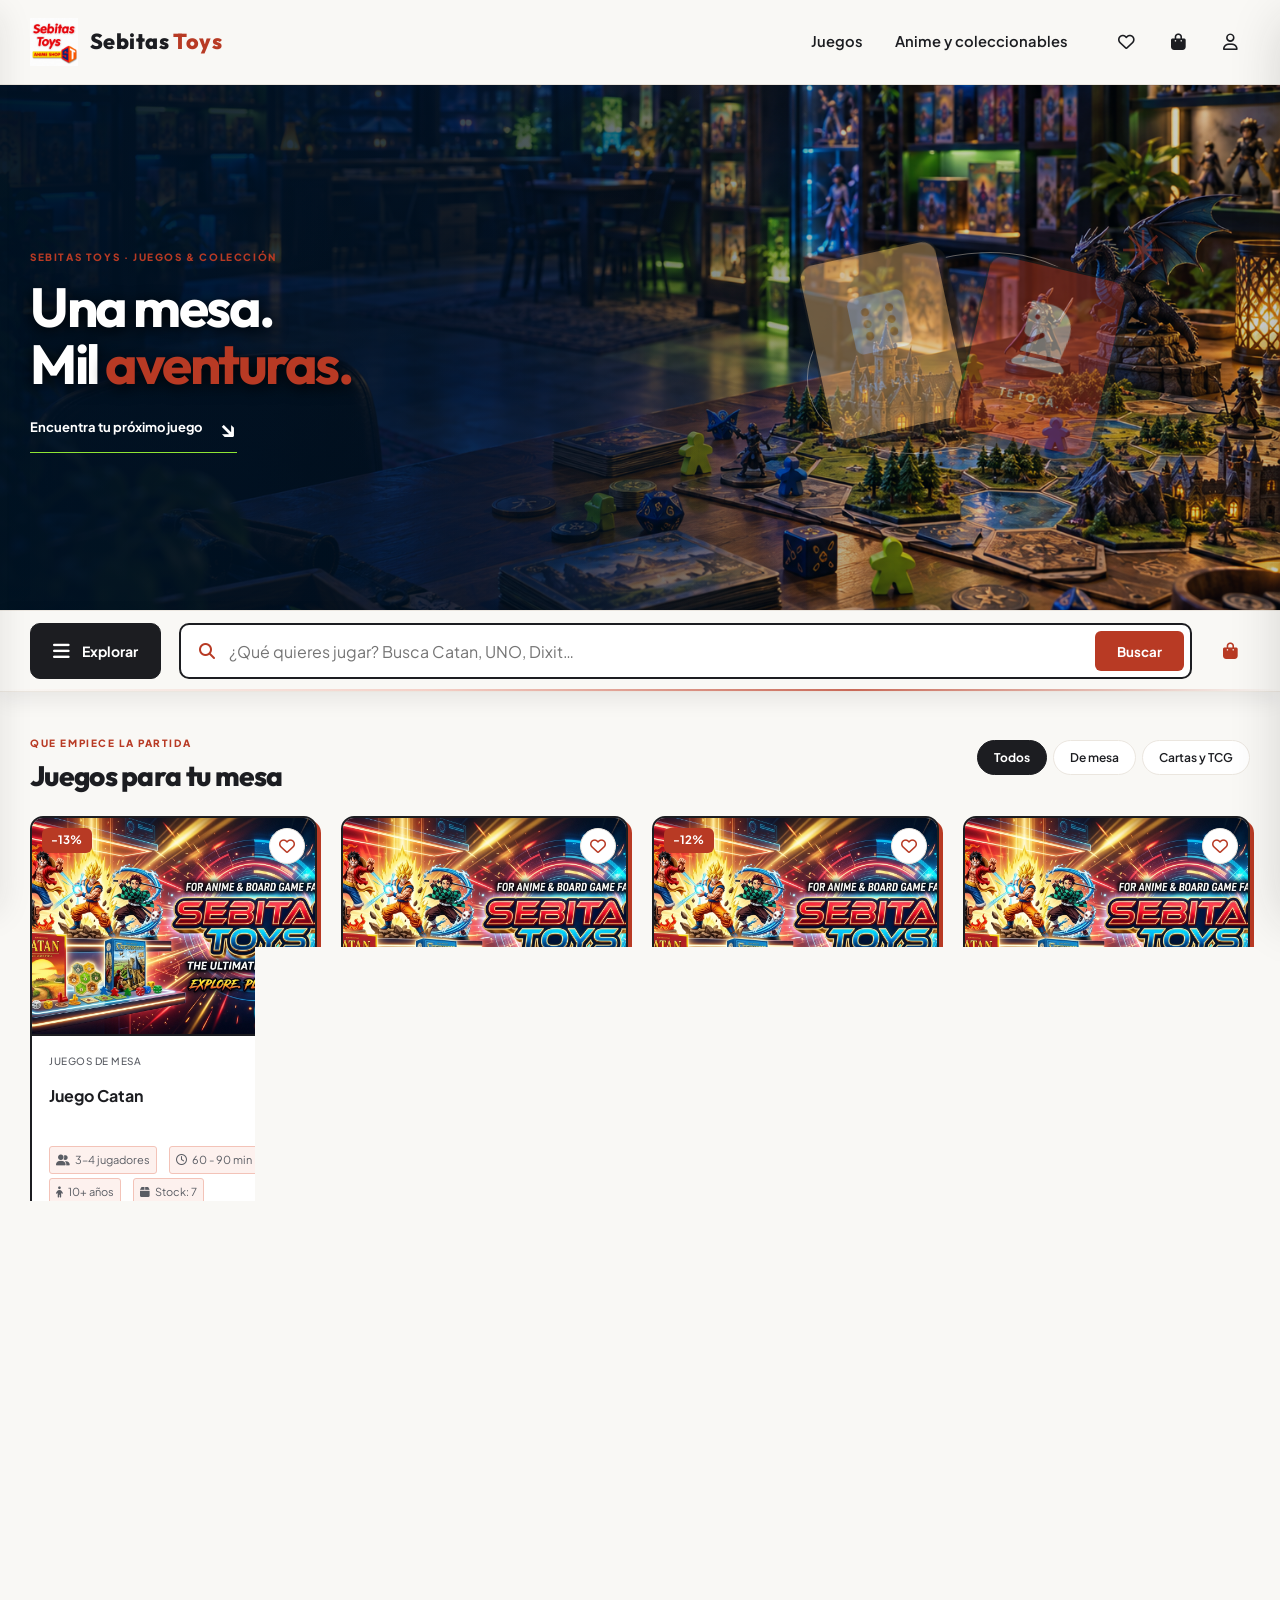
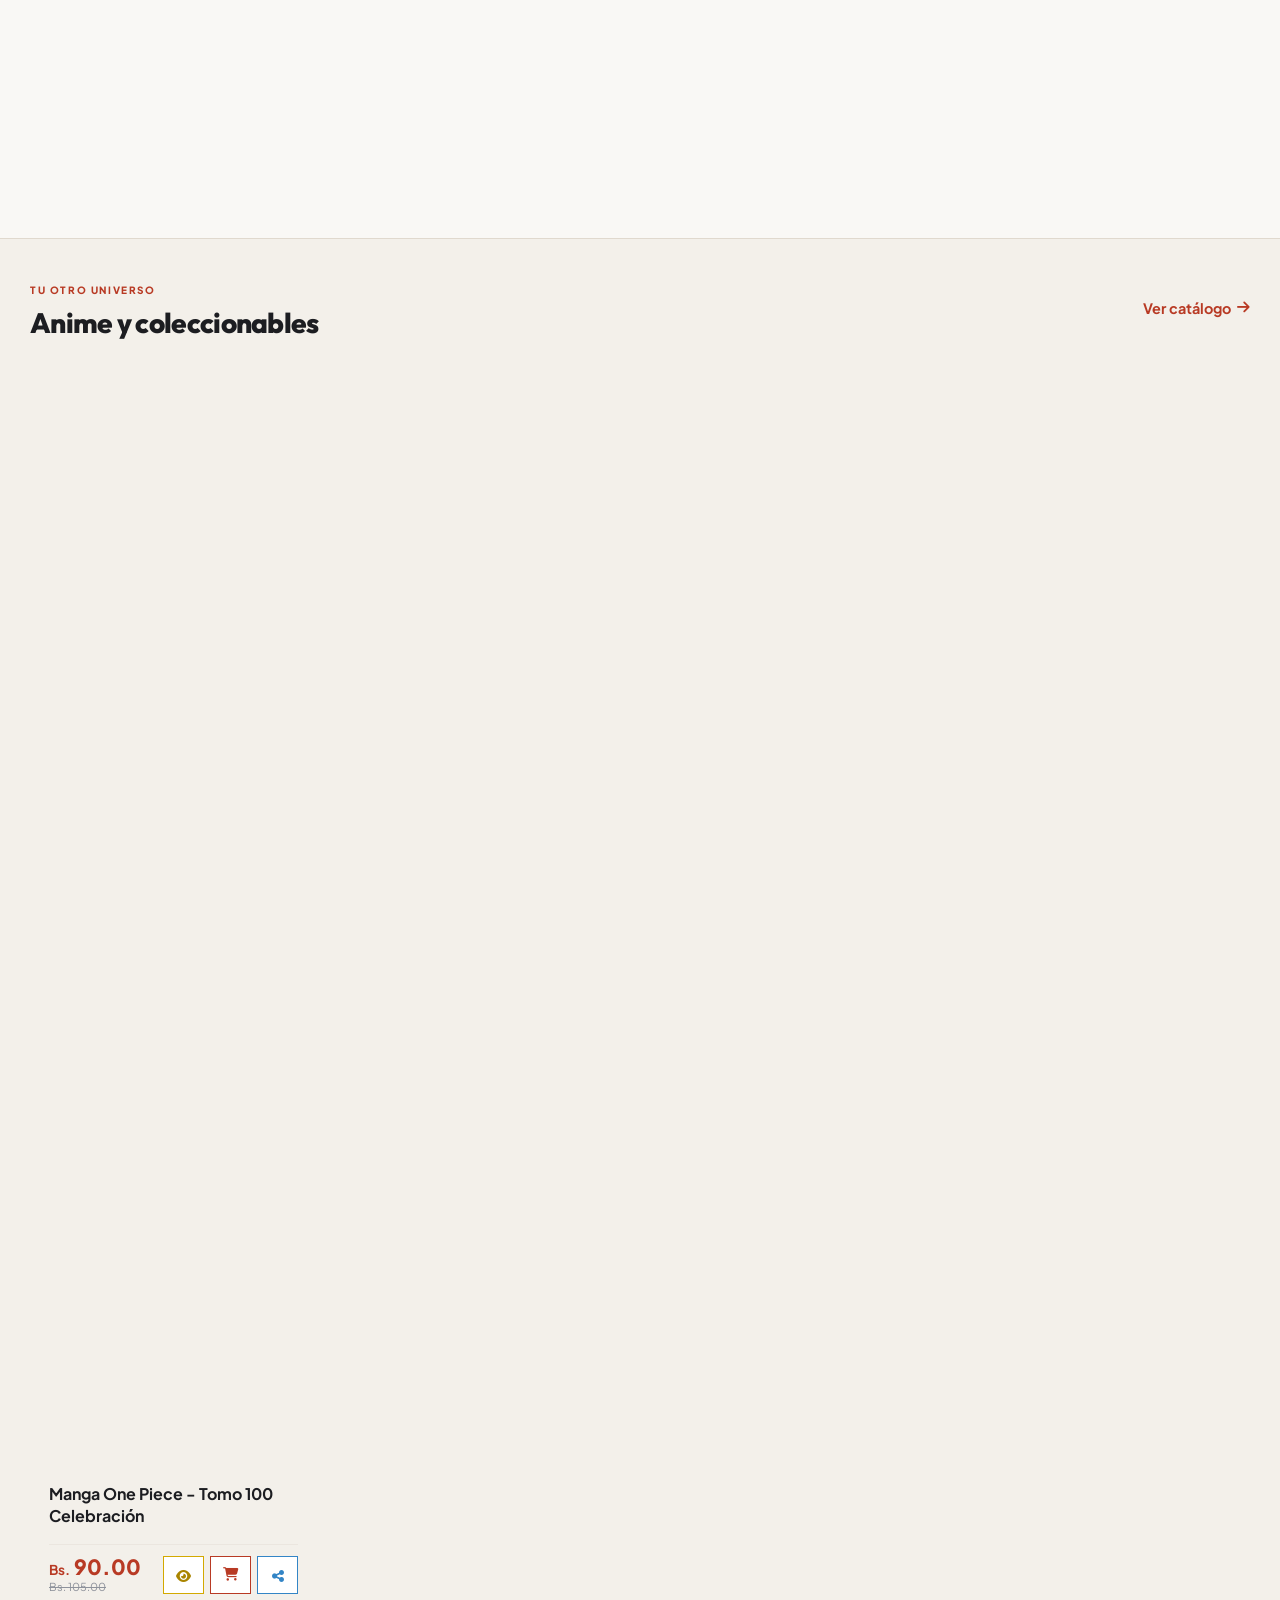
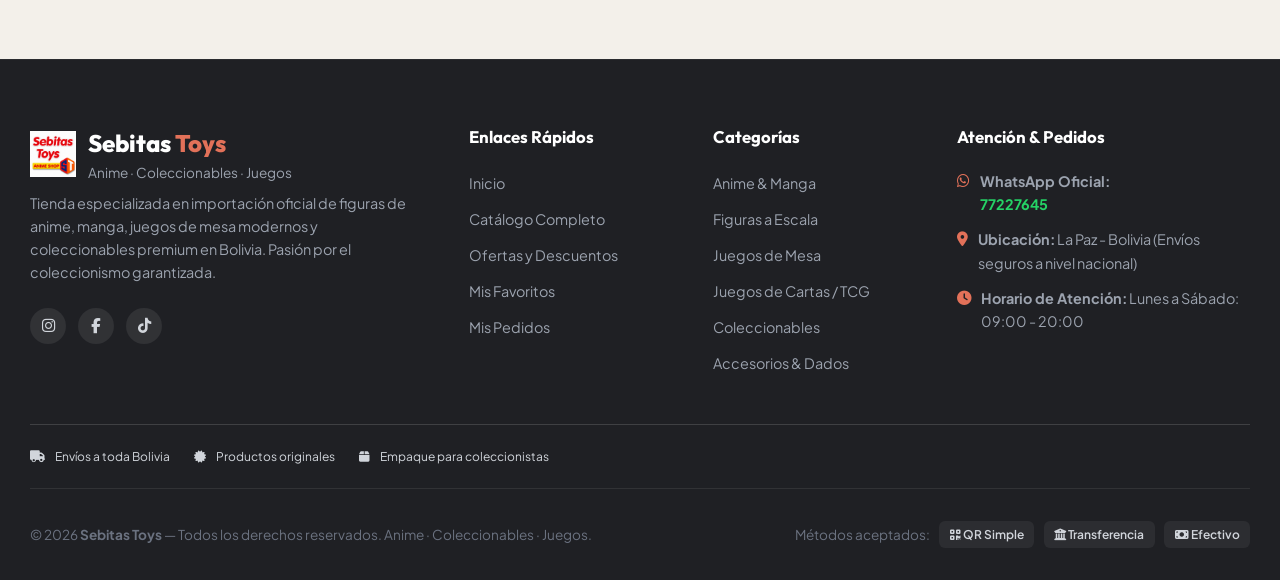
<file: index.html>
<!DOCTYPE html>
<html lang="es">

<head>
  <meta charset="UTF-8">
  <meta name="viewport" content="width=device-width, initial-scale=1.0">

  <!-- SEO Meta Tags -->
  <title>Sebitas Toys | Tienda de Anime, Figuras, Coleccionables & Juegos de Mesa</title>
  <meta name="description"
    content="Sebitas Toys Bolivia - Tu tienda online especializada en figuras originales de Japón (One Piece, Dragon Ball, Demon Slayer, Jujutsu Kaisen), manga, juegos de mesa (Catan, Dixit, Carcassonne) y coleccionables. Envíos garantizados a toda Bolivia.">
  <meta name="keywords"
    content="Sebitas Toys, figuras anime Bolivia, One Piece Luffy, Dragon Ball Goku, Catan Bolivia, juegos de mesa, cartas TCG, coleccionables Bolivia, figuras originales Japón, tienda de anime La Paz, manga en español">
  <meta name="author" content="Sebitas Toys">

  <!-- Open Graph / Redes Sociales -->
  <meta property="og:title" content="Sebitas Toys | Anime · Coleccionables · Juegos">
  <meta property="og:description"
    content="Figuras 100% originales importadas de Japón, manga y los mejores juegos de mesa del mundo. Envíos a toda Bolivia. Pedidos por WhatsApp 77227645.">
  <meta property="og:image" content="img/hero-banner.jpg">
  <meta property="og:type" content="website">

  <!-- Google Fonts: Plus Jakarta Sans + Outfit -->
  <link rel="preconnect" href="https://fonts.googleapis.com">
  <link rel="preconnect" href="https://fonts.gstatic.com" crossorigin>
  <link
    href="https://fonts.googleapis.com/css2?family=Outfit:wght@500;600;700;800&family=Plus+Jakarta+Sans:wght@400;500;600;700;800&display=swap"
    rel="stylesheet">

  <!-- Font Awesome Icons 6 -->
  <link rel="stylesheet" href="https://cdnjs.cloudflare.com/ajax/libs/font-awesome/6.4.0/css/all.min.css">

  <!-- Main Stylesheet -->
  <link rel="stylesheet" href="css/style.css">
  <link rel="stylesheet" href="css/storefront.css">
</head>

<body>

  <div class="store-splash" id="storeSplash" role="status" aria-live="polite" aria-label="Cargando Sebitas Toys">
    <div class="store-splash-orbit store-splash-orbit-one"></div>
    <div class="store-splash-orbit store-splash-orbit-two"></div>
    <div class="store-splash-card">
      <img src="img/logo.png" alt="Sebitas Toys" class="store-splash-logo">
      <div class="store-splash-name">Sebitas <span>Toys</span></div>
      <p>Anime · Coleccionables · Juegos</p>
      <div class="store-splash-loader" aria-hidden="true"><span></span></div>
    </div>
  </div>

  <!-- ================= NAVBAR & HEADER ================= -->
  <header class="main-header" id="mainHeader">
    <div class="container nav-inner">

      <!-- LOGO MARCA Sebitas Toys CON IMAGEN OFICIAL -->
      <a href="javascript:void(0)" class="brand-logo" onclick="window.AkibaApp.showView('home')"
        aria-label="Sebitas Toys">
        <img src="img/logo.png" alt="Sebitas Toys Logo" class="brand-logo-img">
        <div class="brand-text-wrap">
          <span class="brand-name">Sebitas <span>Toys</span></span>
          <span class="brand-tagline">Anime · Coleccionables · Juegos</span>
        </div>
      </a>

      <nav class="main-nav" aria-label="Navegación principal">
        <a href="#productosInicioSection" class="nav-link" data-home-section="productosInicioSection">Juegos</a>
        <a href="#animeSection" class="nav-link" data-home-section="animeSection">Anime y coleccionables</a>
      </nav>

      <!-- ACCIONES DERECHA -->
      <div class="header-actions">
        <!-- Favoritos -->
        <button class="action-btn favorites-toggle-btn" aria-label="Ver favoritos" title="Favoritos">
          <i class="far fa-heart"></i>
          <span class="badge-count favorites-count-badge">0</span>
        </button>

        <!-- Carrito -->
        <button class="action-btn cart-toggle-btn" aria-label="Ver carrito" title="Carrito de compras">
          <i class="fas fa-shopping-bag"></i>
          <span class="badge-count cart-count-badge">0</span>
        </button>

        <!-- Mi Cuenta -->
        <button class="action-btn account-toggle-btn" aria-label="Mi Cuenta y Pedidos" title="Mi Cuenta">
          <i class="far fa-user"></i>
        </button>


      </div>

    </div>
  </header>

  <!-- ================= MOBILE NAVIGATION DRAWER ================= -->
  <div class="mobile-drawer-overlay" id="mobileNavOverlay"></div>
  <aside class="mobile-nav-drawer" id="mobileNavDrawer" role="dialog" aria-modal="true" aria-label="Explorar productos" aria-hidden="true" inert>
    <div class="mobile-drawer-header">
      <div class="brand-logo">
        <img src="img/logo.png" alt="Sebitas Toys Logo" style="height: 38px; width: auto;">
        <div class="brand-text-wrap">
          <span class="brand-name" style="font-size: 1.15rem;">Sebitas <span>Toys</span></span>
          <span class="brand-tagline">Anime · Coleccionables · Juegos</span>
        </div>
      </div>
      <button class="action-btn" id="mobileNavClose" aria-label="Cerrar menú"><i class="fas fa-times"></i></button>
    </div>

    <nav class="mobile-drawer-links" aria-label="Categorías y jugadores">
      <a href="#productosInicioSection" class="mobile-nav-link" data-home-section="productosInicioSection"><i class="fas fa-home" aria-hidden="true"></i> Inicio · Juegos</a>
      <span class="menu-group-title">Tipos de juegos</span>
      <a href="?cat=juegos" class="mobile-nav-link" data-category="juegos"><i class="fas fa-dice" aria-hidden="true"></i> Todos los juegos</a>
      <a href="?cat=juegos-mesa" class="mobile-nav-link" data-category="juegos-mesa">Juegos de mesa</a>
      <a href="?cat=juegos-cartas" class="mobile-nav-link" data-category="juegos-cartas">Cartas y TCG</a>
      <span class="menu-group-title">¿Cuántos van a jugar?</span>
      <button class="mobile-nav-link" data-player-count="2">En pareja <span>2 jugadores</span></button>
      <button class="mobile-nav-link" data-player-count="4">Grupo pequeño <span>4 jugadores</span></button>
      <button class="mobile-nav-link" data-player-count="6">Grupo grande <span>6 jugadores</span></button>
      <span class="menu-group-title">Anime y más</span>
      <a href="?cat=anime" class="mobile-nav-link" data-category="anime">Anime y manga</a>
      <a href="?cat=figuras" class="mobile-nav-link" data-category="figuras">Figuras</a>
      <a href="?cat=coleccionables" class="mobile-nav-link" data-category="coleccionables">Coleccionables</a>
      <a href="?cat=accesorios" class="mobile-nav-link" data-category="accesorios">Accesorios</a>
      <a href="?cat=ofertas" class="mobile-nav-link" data-category="ofertas">Ofertas</a>
      <a href="?view=catalog" class="mobile-nav-link" data-view="catalog">Todo el catálogo</a>
    </nav>

    <div class="mobile-drawer-footer">
      <a href="https://wa.me/59177227645" target="_blank" rel="noopener" class="btn-wa-header btn-block">
        <i class="fab fa-whatsapp"></i> WhatsApp Directo (77227645)
      </a>
    </div>
  </aside>

  <section class="store-intro container" id="homeIntro" aria-labelledby="introTitle">
    <div class="intro-copy">
      <span class="intro-eyebrow">SEBITAS TOYS · JUEGOS & COLECCIÓN</span>
      <h1 id="introTitle">Una mesa.<br>Mil <span>aventuras.</span></h1>
      <a href="#productosInicioSection" class="intro-link" data-home-section="productosInicioSection">Encuentra tu próximo juego <span aria-hidden="true">↘</span></a>
    </div>
    <div class="intro-art" aria-hidden="true">
      <div class="intro-orbit"></div>
      <div class="intro-game intro-game-one"><i class="fas fa-dice-six"></i><span>UNA MÁS.</span></div>
      <div class="intro-game intro-game-two"><i class="fas fa-chess-knight"></i><span>TE TOCA.</span></div>
      <span class="intro-star">✳</span>
    </div>
  </section>

  <div class="discovery-bar" id="discoveryBar">
    <div class="container discovery-inner">
      <button class="browse-button" id="mobileMenuToggle" aria-label="Abrir menú de juegos y categorías" aria-controls="mobileNavDrawer" aria-expanded="false">
        <i class="fas fa-bars" aria-hidden="true"></i><span>Explorar</span>
      </button>
      <form class="store-search" id="storeSearchForm" role="search">
        <label class="sr-only" for="storeSearchInput">Buscar juegos, anime y productos</label>
        <i class="fas fa-search" aria-hidden="true"></i>
        <input type="search" id="storeSearchInput" placeholder="¿Qué quieres jugar? Busca Catan, UNO, Dixit…" autocomplete="off" enterkeyhint="search">
        <button type="button" class="search-clear" id="storeSearchClear" aria-label="Borrar búsqueda" hidden>×</button>
        <button type="submit" class="search-submit">Buscar</button>
      </form>
      <button class="action-btn cart-toggle-btn discovery-cart" aria-label="Ver carrito"><i class="fas fa-shopping-bag" aria-hidden="true"></i><span class="badge-count cart-count-badge">0</span></button>
    </div>
  </div>

  <main id="homeView">
    <section class="section-wrap games-section" id="productosInicioSection" aria-labelledby="gamesTitle">
      <div class="container">
        <div class="section-header">
          <div class="section-title-wrap"><span class="section-kicker">QUE EMPIECE LA PARTIDA</span><h2 id="gamesTitle">Juegos para tu mesa</h2></div>
          <div class="home-products-filter-tabs" id="homeCategoryTabs" aria-label="Tipos de juegos">
            <button class="home-tab-pill active" data-category="juegos" aria-pressed="true">Todos</button>
            <button class="home-tab-pill" data-category="juegos-mesa" aria-pressed="false">De mesa</button>
            <button class="home-tab-pill" data-category="juegos-cartas" aria-pressed="false">Cartas y TCG</button>
          </div>
        </div>
        <div class="products-grid" id="homeMainProductsGrid"></div>
      </div>
    </section>
    <section class="section-wrap anime-section" id="animeSection" aria-labelledby="animeTitle">
      <div class="container">
        <div class="section-header">
          <div class="section-title-wrap"><span class="section-kicker">TU OTRO UNIVERSO</span><h2 id="animeTitle">Anime y coleccionables</h2></div>
          <button class="section-link" onclick="window.AkibaApp.setCatalogCategory('all')">Ver catálogo <i class="fas fa-arrow-right" aria-hidden="true"></i></button>
        </div>
        <div class="products-grid" id="animeProductsGrid"></div>
      </div>
    </section>
  </main>

  <!-- ================= VISTA: CATÁLOGO COMPLETO ================= -->
  <section class="catalog-section" id="catalogView" style="display: none;">
    <div class="container">

      <div class="catalog-header-bar">
        <!-- BARRA DE CATEGORÍAS EN PILLS -->
        <div class="cat-pills-bar" id="catalogCategoryPills">
          <!-- Generado dinámicamente -->
        </div>
      </div>

      <div class="catalog-layout">

        <!-- SIDEBAR DE FILTROS -->
        <aside class="filters-sidebar">
          <div class="filters-header">
            <h3><i class="fas fa-sliders-h"></i> Filtros</h3>
            <button class="btn-text-clear" id="clearAllFiltersBtn">Limpiar todo</button>
          </div>

          <!-- Búsqueda rápida -->
          <div class="filter-group">
            <label class="filter-title" for="catalogSearchInput">Buscar Producto</label>
            <div class="search-input-wrap">
              <i class="fas fa-search"></i>
              <input type="text" id="catalogSearchInput" class="form-control-input"
                placeholder="Nombre, anime, juego...">
              <button class="clear-input-btn" id="clearSearchBtn" aria-label="Borrar búsqueda">&times;</button>
            </div>
          </div>

          <div class="filter-group">
            <label class="filter-title" for="playerCountFilter">Número de jugadores</label>
            <select id="playerCountFilter" class="select-control">
              <option value="all">Cualquier cantidad</option>
              <option value="2">2 jugadores</option>
              <option value="3">3 jugadores</option>
              <option value="4">4 jugadores</option>
              <option value="5">5 jugadores</option>
              <option value="6">6 jugadores</option>
              <option value="7">7 jugadores</option>
              <option value="8">8 jugadores</option>
              <option value="9">9 jugadores</option>
              <option value="10">10 jugadores</option>
            </select>
            <p class="filter-help">Juegos que admiten esa cantidad, según su ficha.</p>
          </div>

          <!-- Franquicia -->
          <div class="filter-group">
            <label class="filter-title" for="franchiseFilter">Franquicia / Serie</label>
            <select id="franchiseFilter" class="select-control">
              <option value="all">Todas las Franquicias</option>
            </select>
          </div>

          <!-- Rango de Precio -->
          <div class="filter-group">
            <label class="filter-title">Precio Máximo</label>
            <div class="price-range-wrap">
              <input type="range" id="priceRangeSlider" class="price-slider" min="50" max="1500" step="50" value="1500">
              <div class="price-range-labels">
                <span>Bs. 50</span>
                <span id="priceRangeValue" style="color: var(--color-accent);">Bs. 1500</span>
              </div>
            </div>
          </div>

          <!-- Disponibilidad -->
          <div class="filter-group">
            <label class="filter-title">Disponibilidad</label>
            <div class="radio-group">
              <label class="radio-label">
                <input type="radio" name="availability" value="all" checked> Todos los productos
              </label>
              <label class="radio-label">
                <input type="radio" name="availability" value="stock"> En Stock Inmediato
              </label>
              <label class="radio-label">
                <input type="radio" name="availability" value="oferta"> Solo Ofertas con Descuento
              </label>
            </div>
          </div>

        </aside>

        <!-- ÁREA DE PRODUCTOS DEL CATÁLOGO -->
        <div class="catalog-main-content">

          <div class="catalog-content-header">
            <span class="catalog-stats" id="catalogResultsCount" role="status" aria-live="polite" aria-atomic="true">Mostrando productos...</span>

            <div class="catalog-sort-box">
              <label for="catalogSortSelect">Ordenar por:</label>
              <select id="catalogSortSelect">
                <option value="relevance">Destacados</option>
                <option value="price-asc">Precio: menor a mayor</option>
                <option value="price-desc">Precio: mayor a menor</option>
                <option value="rating-desc">Mejor valorados</option>
                <option value="newest">Novedades</option>
                <option value="name-asc">Nombre (A - Z)</option>
              </select>
            </div>
          </div>

          <!-- Tags de filtros activos -->
          <div id="activeFilterTags"></div>

          <!-- Cuadrícula de productos del catálogo -->
          <div class="products-grid" id="catalogProductsGrid">
            <!-- Renderizado dinámico -->
          </div>

          <!-- Estado sin resultados -->
          <div class="no-results-box" id="catalogNoResults">
            <i class="fas fa-box-open"></i>
            <h3>No encontramos productos con estos filtros</h3>
            <p>Intenta ajustar el rango de precio, cambiar la franquicia o borrar el término de búsqueda.</p>
            <button class="btn-outline" onclick="window.AkibaApp.clearAllFilters()">Ver Todos los Productos</button>
          </div>

        </div>

      </div>

    </div>
  </section>

  <!-- ================= VISTA: CHECKOUT (PROCESO DE COMPRA) ================= -->
  <section class="checkout-section" id="checkoutView" style="display: none;">
    <div class="container">

      <div class="checkout-header">
        <button class="btn-text-clear" onclick="window.AkibaApp.showView('catalog')"
          style="margin-bottom: 0.5rem; display: inline-flex; align-items: center; gap: 0.35rem;">
          <i class="fas fa-arrow-left"></i> Volver al Catálogo
        </button>
        <h1>Finalizar Pedido</h1>
        <p>Completa tus datos para confirmar y enviar tu pedido directamente a nuestro WhatsApp oficial.</p>
      </div>

      <div class="checkout-grid">

        <!-- FORMULARIO DE CHECKOUT -->
        <div class="checkout-form-column">

          <form id="checkoutForm">

            <!-- PASO 1: DATOS DEL CLIENTE -->
            <div class="checkout-card">
              <h3 class="checkout-card-title">
                <span class="step-badge">1</span> Datos del cliente
              </h3>

              <div class="form-grid-2">
                <div class="form-field">
                  <label for="clientFullName">Nombre completo <span class="req">*</span></label>
                  <input type="text" id="clientFullName" placeholder="Ej: Juan Pérez Morales" required>
                </div>

                <div class="form-field">
                  <label for="clientPhone">Número de teléfono / WhatsApp <span class="req">*</span></label>
                  <input type="tel" id="clientPhone" placeholder="Ej: 71234567" required>
                </div>

                <div class="form-field">
                  <label for="clientCity">Ciudad / Departamento <span class="req">*</span></label>
                  <select id="clientCity" required>
                    <option value="La Paz" selected>La Paz</option>
                    <option value="El Alto">El Alto</option>
                    <option value="Cochabamba">Cochabamba</option>
                    <option value="Santa Cruz">Santa Cruz</option>
                    <option value="Oruro">Oruro</option>
                    <option value="Sucre">Sucre</option>
                    <option value="Tarija">Tarija</option>
                    <option value="Potosí">Potosí</option>
                    <option value="Beni">Beni</option>
                    <option value="Pando">Pando</option>
                  </select>
                </div>

                <div class="form-field">
                  <label for="clientAddress">Dirección exacta <span class="req">*</span></label>
                  <input type="text" id="clientAddress" placeholder="Ej: Av. 6 de Agosto #2450, Sopocachi" required>
                </div>

                <div class="form-field col-span-2">
                  <label for="clientReference">Referencia del lugar (Opcional)</label>
                  <input type="text" id="clientReference" placeholder="Ej: Frente al banco, portón negro, piso 3">
                </div>
              </div>
            </div>

            <!-- PASO 2: MÉTODO DE ENTREGA -->
            <div class="checkout-card">
              <h3 class="checkout-card-title">
                <span class="step-badge">2</span> Método de entrega
              </h3>

              <div class="option-cards-group">
                <label class="option-card-label">
                  <input type="radio" name="deliveryMethod" value="domicilio" checked>
                  <div class="option-card-content">
                    <span class="option-title"><i class="fas fa-motorcycle"></i> Envío a domicilio</span>
                    <span class="option-subtitle">Bs. 15 (Gratis en compras mayores a Bs. 500)</span>
                  </div>
                </label>

                <label class="option-card-label">
                  <input type="radio" name="deliveryMethod" value="tienda">
                  <div class="option-card-content">
                    <span class="option-title"><i class="fas fa-store"></i> Recoger en tienda</span>
                    <span class="option-subtitle">Gratis (Sucursal Sopocachi / Central)</span>
                  </div>
                </label>
              </div>
            </div>

            <!-- PASO 3: MÉTODO DE PAGO -->
            <div class="checkout-card">
              <h3 class="checkout-card-title">
                <span class="step-badge">3</span> Método de pago
              </h3>

              <div class="option-cards-group">
                <label class="option-card-label">
                  <input type="radio" name="paymentMethod" value="qr" checked>
                  <div class="option-card-content">
                    <span class="option-title"><i class="fas fa-qrcode"></i> Pago con QR</span>
                    <span class="option-subtitle">QR Simple desde cualquier banco de Bolivia</span>
                  </div>
                </label>

                <label class="option-card-label">
                  <input type="radio" name="paymentMethod" value="transferencia">
                  <div class="option-card-content">
                    <span class="option-title"><i class="fas fa-university"></i> Transferencia bancaria</span>
                    <span class="option-subtitle">BNB, Banco Unión, BCP o Mercantil</span>
                  </div>
                </label>

                <label class="option-card-label">
                  <input type="radio" name="paymentMethod" value="efectivo">
                  <div class="option-card-content">
                    <span class="option-title"><i class="fas fa-money-bill-wave"></i> Efectivo</span>
                    <span class="option-subtitle">Pago contra entrega en tienda o delivery</span>
                  </div>
                </label>
              </div>
            </div>

          </form>

        </div>

        <!-- RESUMEN DEL PEDIDO -->
        <div class="checkout-summary-column">
          <div class="checkout-summary-box">
            <h3>Resumen del Pedido</h3>

            <div class="checkout-items-list" id="checkoutItemsSummary">
              <!-- Renderizado de items -->
            </div>

            <div class="cart-summary-row">
              <span>Subtotal:</span>
              <strong id="checkoutSubtotal">Bs. 0.00</strong>
            </div>

            <div class="cart-summary-row">
              <span>Costo de envío:</span>
              <strong id="checkoutShipping">Bs. 15.00</strong>
            </div>

            <div class="cart-summary-row total-row">
              <span>TOTAL:</span>
              <span class="total-amount" id="checkoutTotal">Bs. 0.00</span>
            </div>

            <div class="whatsapp-notice-banner">
              <i class="fab fa-whatsapp"></i>
              <div>
                <strong>Confirmación directa por WhatsApp</strong>
                <p>Al confirmar, se generará tu mensaje con el resumen detallado para el número
                  <strong>77227645</strong>.
                </p>
              </div>
            </div>

            <button type="button" class="btn-confirm-order btn-block" id="confirmOrderBtn">
              <i class="fab fa-whatsapp"></i> Confirmar Pedido por WhatsApp
            </button>
          </div>
        </div>

      </div>

    </div>
  </section>

  <!-- ================= DETALLE DEL PRODUCTO MODAL ================= -->
  <div class="modal-overlay" id="productModal" role="dialog" aria-modal="true">
    <div class="product-detail-modal-box">
      <button class="modal-close-btn" id="productModalClose" aria-label="Cerrar ventana"><i
          class="fas fa-times"></i></button>

      <div class="product-detail-layout">
        <!-- Galería de fotos -->
        <div class="detail-gallery-wrap">
          <div class="detail-main-img-box">
            <img id="modalMainImage" src="img/hero-banner.jpg" alt="Producto">
          </div>
          <div class="detail-thumbs-list" id="modalThumbnails">
            <!-- Miniaturas dinámicas -->
          </div>
        </div>

        <!-- Info del producto -->
        <div class="detail-info-wrap">
          <div class="detail-meta-badges">
            <span class="badge badge-accent" id="modalCategoryBadge">Figuras</span>
            <span class="badge badge-deal" id="modalDiscountBadge" style="display: none;">-15%</span>
            <span class="product-franchise-tag" id="modalFranchiseBadge">One Piece</span>
          </div>

          <h2 class="detail-title" id="modalProductTitle">Nombre del Producto</h2>

          <div class="detail-rating-row">
            <span class="stars-wrap" id="modalRatingStars"><i class="fas fa-star"></i></span>
            <strong class="rating-value" id="modalRatingScore">4.9</strong>
            <span class="rating-count" id="modalReviewsCount">(38 valoraciones)</span>
          </div>

          <div class="detail-price-row">
            <span class="detail-current-price" id="modalCurrentPrice">Bs. 350.00</span>
            <span class="detail-old-price" id="modalOldPrice" style="display: none;">Bs. 390.00</span>
          </div>

          <div class="stock-badge in-stock" id="modalStockBadge">
            <i class="fas fa-check-circle"></i> En stock: 4 unidades disponibles
          </div>

          <p class="detail-description" id="modalDescription">
            Descripción detallada del producto.
          </p>

          <div class="specs-table-wrap" id="modalSpecsContainer">
            <!-- Especificaciones técnicas -->
          </div>

          <!-- Acciones -->
          <div class="detail-actions-panel">
            <div class="qty-and-cart-row">
              <div class="stepper">
                <button class="stepper-btn" id="modalQtyMinus" aria-label="Reducir"><i
                    class="fas fa-minus"></i></button>
                <input type="text" class="stepper-count" id="modalQtyInput" value="1" readonly>
                <button class="stepper-btn" id="modalQtyPlus" aria-label="Aumentar"><i class="fas fa-plus"></i></button>
              </div>

              <button class="btn-primary" id="modalAddToCartBtn">
                <i class="fas fa-shopping-bag"></i> Agregar al Carrito
              </button>
            </div>

            <button class="btn-buy-now" id="modalBuyNowBtn">
              <i class="fas fa-bolt"></i> Comprar Ahora
            </button>

            <div class="secondary-actions-row">
              <button class="btn-text-action" id="modalFavBtn">
                <i class="far fa-heart"></i> Agregar a Favoritos
              </button>

              <a href="#" target="_blank" rel="noopener" class="btn-wa-inquiry" id="modalWhatsAppBtn">
                <i class="fab fa-whatsapp"></i> Consultar por WhatsApp
              </a>
            </div>
          </div>
        </div>
      </div>

      <!-- SECCIÓN: TAMBIÉN TE PUEDE INTERESAR -->
      <div class="modal-related-section">
        <h3>También te puede interesar</h3>
        <div class="modal-related-grid" id="modalRelatedGrid">
          <!-- Productos sugeridos -->
        </div>
      </div>

    </div>
  </div>

  <!-- ================= CARRITO SLIDE DRAWER ================= -->
  <div class="cart-drawer-overlay" id="cartOverlay"></div>
  <aside class="cart-drawer" id="cartDrawer" aria-label="Carrito de compras">
    <div class="cart-drawer-header">
      <h3><i class="fas fa-shopping-bag"></i> Tu Carrito</h3>
      <button class="cart-close-btn" id="cartCloseBtn" aria-label="Cerrar carrito"><i class="fas fa-times"></i></button>
    </div>

    <div class="shipping-notice-wrap" id="cartShippingNotice">
      <!-- Barra de progreso de envío gratis -->
    </div>

    <!-- Lista de items -->
    <div class="cart-drawer-items" id="cartItemsList">
      <!-- Items renderizados -->
    </div>

    <!-- Estado vacío -->
    <div class="cart-empty-box" id="cartEmptyState">
      <i class="fas fa-shopping-basket"></i>
      <h4>Tu carrito está vacío</h4>
      <p>Explora nuestras figuras, juegos de mesa y coleccionables favoritos.</p>
      <button class="btn-primary" onclick="window.AkibaApp.showView('catalog'); window.AkibaApp.openCartDrawer();">
        Empezar a Comprar
      </button>
    </div>

    <!-- Footer del carrito -->
    <div class="cart-drawer-footer" id="cartFooter" style="display: none;">
      <div class="cart-summary-row">
        <span>Subtotal:</span>
        <strong id="cartSubtotal">Bs. 0.00</strong>
      </div>
      <div class="cart-summary-row">
        <span>Costo de envío estimado:</span>
        <strong id="cartShipping">Bs. 15.00</strong>
      </div>
      <div class="cart-summary-row total-row">
        <span>TOTAL:</span>
        <span class="total-amount" id="cartTotal">Bs. 0.00</span>
      </div>

      <button class="btn-primary btn-block" id="goToCheckoutBtn">
        Continuar con el pedido <i class="fas fa-arrow-right"></i>
      </button>
    </div>
  </aside>

  <!-- ================= FAVORITOS (WISHLIST) MODAL ================= -->
  <div class="modal-overlay" id="favoritesModal" role="dialog" aria-modal="true">
    <div class="account-modal-box" style="max-width: 680px;">
      <button class="modal-close-btn" id="favoritesModalClose" aria-label="Cerrar favoritos"><i
          class="fas fa-times"></i></button>

      <div class="account-modal-header">
        <h2><i class="far fa-heart" style="color: var(--color-accent);"></i> Mis Productos Favoritos</h2>
      </div>

      <div class="account-content-wrap">
        <div class="cart-drawer-items" id="favoritesItemsList" style="padding: 0; max-height: 480px;">
          <!-- Lista de favoritos renderizada dinámicamente -->
        </div>

        <div class="no-results-box" id="favoritesEmptyState" style="display: none; border: none; padding: 2rem 1rem;">
          <i class="far fa-heart" style="color: var(--text-muted); font-size: 2.5rem;"></i>
          <h3>No tienes productos en favoritos</h3>
          <p>Haz clic en el corazón de cualquier producto para guardarlo aquí y comprarlo después.</p>
          <button class="btn-primary"
            onclick="window.AkibaApp.closeFavoritesModal(); window.AkibaApp.showView('catalog');">
            Explorar Catálogo
          </button>
        </div>
      </div>
    </div>
  </div>

  <!-- ================= MI CUENTA & MIS PEDIDOS MODAL ================= -->
  <div class="modal-overlay" id="accountModal" role="dialog" aria-modal="true">
    <div class="account-modal-box">
      <button class="modal-close-btn" id="accountModalClose" aria-label="Cerrar ventana"><i
          class="fas fa-times"></i></button>

      <div class="account-modal-header">
        <h2><i class="far fa-user-circle" style="color: var(--color-accent);"></i> Mi Cuenta de Cliente</h2>
      </div>

      <div class="account-tabs-bar">
        <button class="account-tab-btn active" data-tab="pedidos"><i class="fas fa-box-open"></i> Mis Pedidos</button>
        <button class="account-tab-btn" data-tab="datos"><i class="fas fa-user-edit"></i> Mis Datos</button>
        <button class="account-tab-btn" data-tab="direcciones"><i class="fas fa-map-marked-alt"></i>
          Direcciones</button>
      </div>

      <div class="account-content-wrap">

        <!-- TAB 1: MIS PEDIDOS -->
        <div class="account-tab-pane active" id="tabPane-pedidos">
          <div class="orders-list-grid" id="ordersListContainer">
            <!-- Pedidos renderizados -->
          </div>

          <div class="no-results-box" id="ordersEmptyState" style="display: none; border: none;">
            <i class="fas fa-shopping-bag"></i>
            <h3>Aún no tienes pedidos registrados</h3>
            <p>Cuando realices una compra por WhatsApp, aparecerá registrada aquí para que puedas hacerle seguimiento.
            </p>
            <button class="btn-primary"
              onclick="window.AkibaApp.closeAccountModal(); window.AkibaApp.showView('catalog');">
              Ver Catálogo
            </button>
          </div>
        </div>

        <!-- TAB 2: MIS DATOS -->
        <div class="account-tab-pane" id="tabPane-datos">
          <form id="profileForm">
            <div class="form-grid-2">
              <div class="form-field">
                <label for="profileName">Nombre Completo</label>
                <input type="text" id="profileName" placeholder="Tu nombre">
              </div>
              <div class="form-field">
                <label for="profilePhone">Teléfono / WhatsApp</label>
                <input type="tel" id="profilePhone" placeholder="Tu teléfono">
              </div>
              <div class="form-field">
                <label for="profileCity">Ciudad Predeterminada</label>
                <select id="profileCity">
                  <option value="La Paz">La Paz</option>
                  <option value="El Alto">El Alto</option>
                  <option value="Cochabamba">Cochabamba</option>
                  <option value="Santa Cruz">Santa Cruz</option>
                  <option value="Oruro">Oruro</option>
                  <option value="Sucre">Sucre</option>
                  <option value="Tarija">Tarija</option>
                  <option value="Potosí">Potosí</option>
                  <option value="Beni">Beni</option>
                  <option value="Pando">Pando</option>
                </select>
              </div>
              <div class="form-field">
                <label for="profileAddress">Dirección de Entrega</label>
                <input type="text" id="profileAddress" placeholder="Dirección">
              </div>
              <div class="form-field col-span-2">
                <label for="profileReference">Referencia habitual</label>
                <input type="text" id="profileReference" placeholder="Referencia para entregas">
              </div>
            </div>
            <button type="submit" class="btn-primary" style="margin-top: 1rem;">
              <i class="fas fa-save"></i> Guardar Mis Datos
            </button>
          </form>
        </div>

        <!-- TAB 3: DIRECCIONES -->
        <div class="account-tab-pane" id="tabPane-direcciones">
          <div class="checkout-card" style="margin-bottom: 1rem;">
            <h4 style="margin-bottom: 0.35rem; color: var(--text-main); font-weight: 700;"><i class="fas fa-home"
                style="color: var(--color-accent);"></i> Dirección Principal</h4>
            <p style="font-size: 0.9rem; color: var(--text-secondary);">Av. 6 de Agosto #2450, Sopocachi - La Paz,
              Bolivia</p>
            <span style="font-size: 0.8rem; color: var(--text-muted);">Referencia: Edif. Torre Real, Piso 3</span>
          </div>
          <p style="font-size: 0.85rem; color: var(--text-secondary);">Para modificar o añadir una dirección adicional,
            actualízala desde la pestaña <strong>Mis Datos</strong> o durante el Checkout.</p>
        </div>

      </div>
    </div>
  </div>

  <!-- ================= BÚSQUEDA RÁPIDA EN VIVO MODAL ================= -->
  <div class="modal-overlay" id="searchModal" role="dialog" aria-modal="true">
    <div class="search-modal-box">
      <div class="search-modal-header">
        <i class="fas fa-search"></i>
        <input type="text" id="searchModalInput" class="search-modal-input"
          placeholder="Buscar por figura, anime, manga, juego de mesa..." autocomplete="off">
        <button class="action-btn" id="searchModalClose" aria-label="Cerrar búsqueda"><i
            class="fas fa-times"></i></button>
      </div>
      <div class="search-modal-body" id="searchModalResults">
        <!-- Resultados instantáneos -->
      </div>
    </div>
  </div>

  <!-- ================= MODAL DE ÉXITO DE PEDIDO ================= -->
  <div class="modal-overlay" id="orderSuccessModal" role="dialog" aria-modal="true">
    <div class="success-modal-box">
      <div class="success-icon-wrap">
        <i class="fas fa-check"></i>
      </div>
      <h2>¡Pedido Registrado con Éxito!</h2>
      <p>Hemos preparado el resumen de tu pedido. Para coordinar el pago y la entrega, se abrirá tu WhatsApp con el
        mensaje listo.</p>

      <div>
        <span class="order-code-badge" id="successOrderNumber">Pedido #AK-0000</span>
      </div>

      <p style="font-size: 1.1rem; color: var(--text-main); font-weight: 700; margin-bottom: 1.5rem;">
        Total: <span id="successOrderTotal" style="color: var(--color-accent);">Bs. 0.00</span>
      </p>

      <div class="success-actions">
        <a href="#" target="_blank" rel="noopener" class="btn-confirm-order" id="successWhatsAppDirectBtn">
          <i class="fab fa-whatsapp"></i> Abrir WhatsApp (77227645)
        </a>
        <button class="btn-outline" id="viewMyOrdersFromSuccess">
          <i class="fas fa-box"></i> Ver en Mis Pedidos
        </button>
        <button class="btn-text-clear" id="orderSuccessClose" style="margin-top: 0.5rem;">
          Seguir explorando la tienda
        </button>
      </div>
    </div>
  </div>

  <!-- ================= BOTÓN SCROLL TO TOP ================= -->
  <button class="scroll-top-btn" id="scrollTopBtn" aria-label="Volver arriba">
    <i class="fas fa-chevron-up"></i>
  </button>

  <!-- ================= FOOTER ================= -->
  <footer class="main-footer">
    <div class="container">
      <div class="footer-grid">

        <!-- Columna 1: Marca & Descripción -->
        <div class="footer-brand">
          <div style="display: flex; align-items: center; gap: 0.75rem; margin-bottom: 0.5rem;">
            <img src="img/logo.png" alt="Sebitas Toys Logo" style="height: 46px; width: auto;">
            <div>
              <h3 style="margin-bottom: 0;">Sebitas <span>Toys</span></h3>
              <p class="footer-tagline" style="margin-bottom: 0;">Anime · Coleccionables · Juegos</p>
            </div>
          </div>
          <p class="footer-desc">
            Tienda especializada en importación oficial de figuras de anime, manga, juegos de mesa modernos y
            coleccionables premium en Bolivia. Pasión por el coleccionismo garantizada.
          </p>
          <div class="footer-socials">
            <a href="https://instagram.com" target="_blank" rel="noopener" class="social-circle-btn"
              aria-label="Instagram"><i class="fab fa-instagram"></i></a>
            <a href="https://facebook.com" target="_blank" rel="noopener" class="social-circle-btn"
              aria-label="Facebook"><i class="fab fa-facebook-f"></i></a>
            <a href="https://tiktok.com" target="_blank" rel="noopener" class="social-circle-btn" aria-label="TikTok"><i
                class="fab fa-tiktok"></i></a>
          </div>
        </div>

        <!-- Columna 2: Enlaces Rápidos -->
        <div class="footer-col">
          <h4>Enlaces Rápidos</h4>
          <ul class="footer-links">
            <li><a href="javascript:void(0)" onclick="window.AkibaApp.showView('home')">Inicio</a></li>
            <li><a href="javascript:void(0)" onclick="window.AkibaApp.showView('catalog')">Catálogo Completo</a></li>
            <li><a href="javascript:void(0)" onclick="window.AkibaApp.setCatalogCategory('ofertas')">Ofertas y
                Descuentos</a></li>
            <li><a href="javascript:void(0)" onclick="window.AkibaApp.openFavoritesModal()">Mis Favoritos</a></li>
            <li><a href="javascript:void(0)" onclick="window.AkibaApp.openAccountModal('pedidos')">Mis Pedidos</a></li>
          </ul>
        </div>

        <!-- Columna 3: Categorías -->
        <div class="footer-col">
          <h4>Categorías</h4>
          <ul class="footer-links">
            <li><a href="javascript:void(0)" onclick="window.AkibaApp.setCatalogCategory('anime')">Anime & Manga</a>
            </li>
            <li><a href="javascript:void(0)" onclick="window.AkibaApp.setCatalogCategory('figuras')">Figuras a
                Escala</a></li>
            <li><a href="javascript:void(0)" onclick="window.AkibaApp.setCatalogCategory('juegos-mesa')">Juegos de
                Mesa</a></li>
            <li><a href="javascript:void(0)" onclick="window.AkibaApp.setCatalogCategory('juegos-cartas')">Juegos de
                Cartas / TCG</a></li>
            <li><a href="javascript:void(0)"
                onclick="window.AkibaApp.setCatalogCategory('coleccionables')">Coleccionables</a></li>
            <li><a href="javascript:void(0)" onclick="window.AkibaApp.setCatalogCategory('accesorios')">Accesorios &
                Dados</a></li>
          </ul>
        </div>

        <!-- Columna 4: Contacto & WhatsApp -->
        <div class="footer-col">
          <h4>Atención & Pedidos</h4>
          <div class="footer-contact-info">
            <div class="contact-row">
              <i class="fab fa-whatsapp"></i>
              <div>
                <strong>WhatsApp Oficial:</strong>
                <a href="https://wa.me/59177227645" target="_blank" rel="noopener"
                  style="color: #25D366; font-weight: 700; display: block;">77227645</a>
              </div>
            </div>
            <div class="contact-row">
              <i class="fas fa-map-marker-alt"></i>
              <div>
                <strong>Ubicación:</strong>
                <span>La Paz - Bolivia (Envíos seguros a nivel nacional)</span>
              </div>
            </div>
            <div class="contact-row">
              <i class="fas fa-clock"></i>
              <div>
                <strong>Horario de Atención:</strong>
                <span>Lunes a Sábado: 09:00 - 20:00</span>
              </div>
            </div>
          </div>
        </div>

      </div>

      <div class="footer-service-notes" aria-label="Información de la tienda">
        <span><i class="fas fa-truck" aria-hidden="true"></i> Envíos a toda Bolivia</span>
        <span><i class="fas fa-certificate" aria-hidden="true"></i> Productos originales</span>
        <span><i class="fas fa-box" aria-hidden="true"></i> Empaque para coleccionistas</span>
      </div>
      <!-- Footer Bottom -->
      <div class="footer-bottom">
        <div>
          &copy; 2026 <strong>Sebitas Toys</strong> — Todos los derechos reservados. Anime · Coleccionables · Juegos.
        </div>
        <div class="payment-badges-row">
          <span>Métodos aceptados:</span>
          <span class="payment-chip"><i class="fas fa-qrcode"></i> QR Simple</span>
          <span class="payment-chip"><i class="fas fa-university"></i> Transferencia</span>
          <span class="payment-chip"><i class="fas fa-money-bill"></i> Efectivo</span>
        </div>
      </div>
    </div>
  </footer>

  <!-- ================= SCRIPTS ================= -->
  <script src="js/products-data.js"></script>
  <script src="js/favorites.js"></script>
  <script src="js/cart.js"></script>
  <script src="js/orders.js"></script>
  <script src="js/app.js"></script>
</body>

</html>
</file>
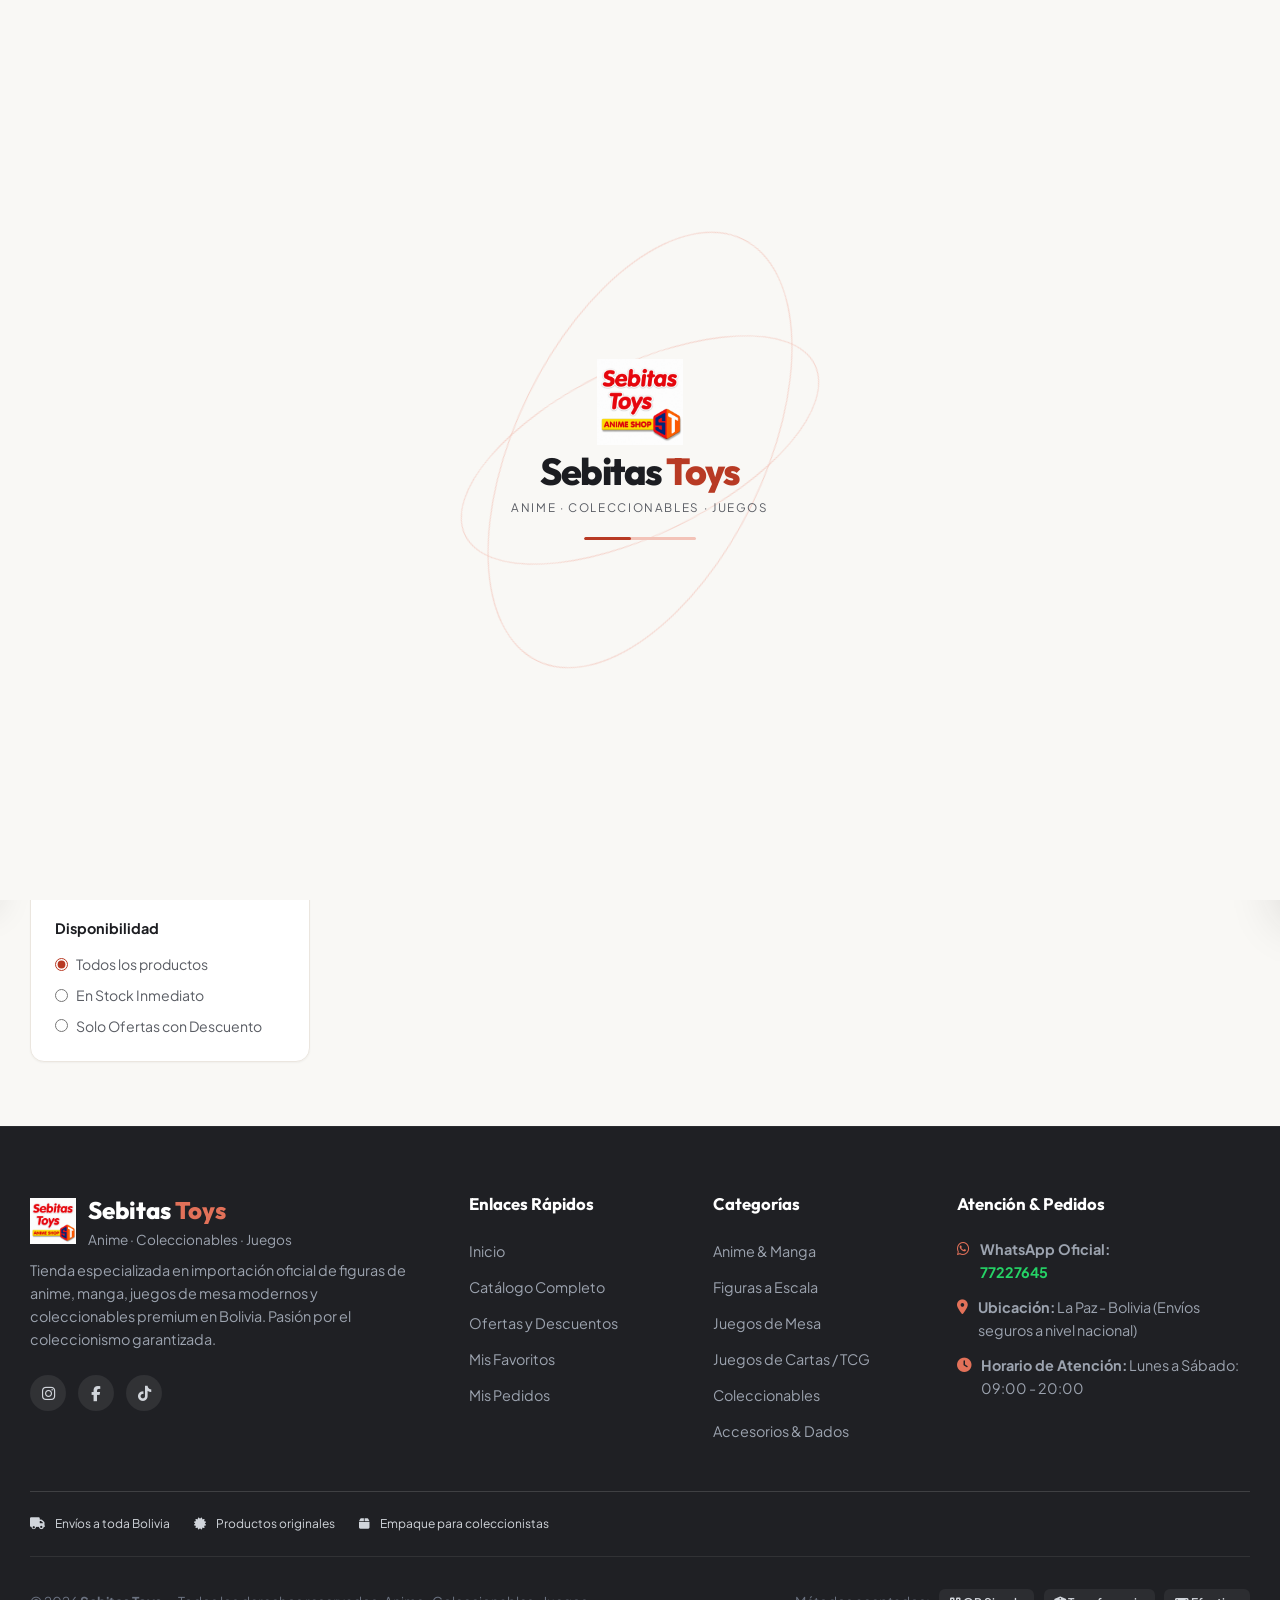
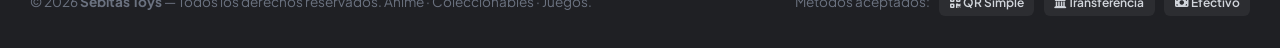
<file: anime.html>
<!DOCTYPE html>
<html lang="es">
<head>
  <meta charset="UTF-8">
  <meta http-equiv="refresh" content="0; url=index.html?cat=anime">
  <title>Redireccionando a Anime & Figuras | Sebitas Toys</title>
  <script>window.location.href = "index.html?cat=anime";</script>
</head>
<body style="font-family: sans-serif; text-align: center; padding: 50px;">
  <p>Cargando colección de Anime & Manga en <strong>Sebitas Toys</strong>...</p>
  <p><a href="index.html?cat=anime">Haz clic aquí si no eres redirigido automáticamente.</a></p>
</body>
</html>
</file>
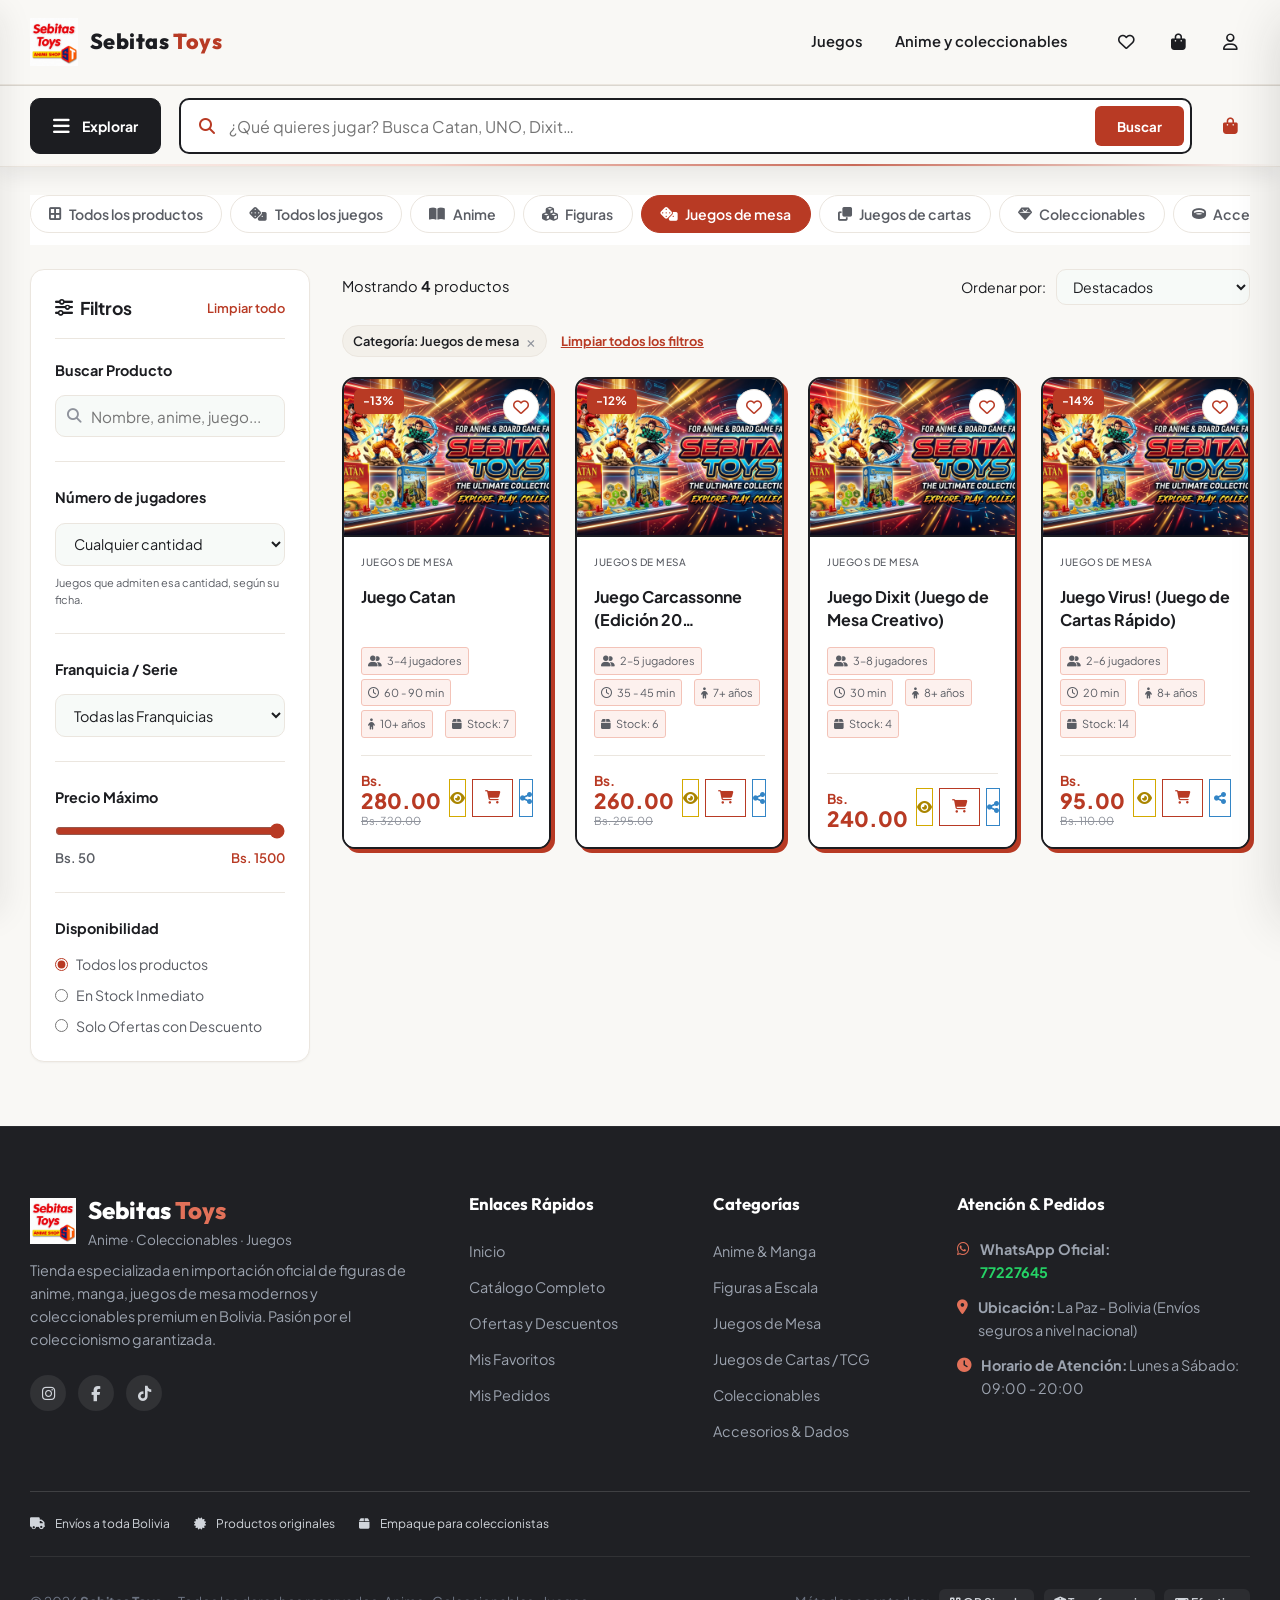
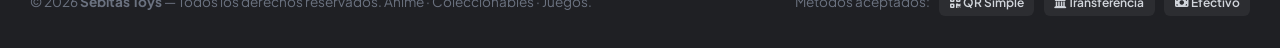
<file: juegos.html>
<!DOCTYPE html>
<html lang="es">
<head>
  <meta charset="UTF-8">
  <meta http-equiv="refresh" content="0; url=index.html?cat=juegos-mesa">
  <title>Redireccionando a Juegos de Mesa | Sebitas Toys</title>
  <script>window.location.href = "index.html?cat=juegos-mesa";</script>
</head>
<body style="font-family: sans-serif; text-align: center; padding: 50px;">
  <p>Cargando Juegos de Mesa & Estrategia en <strong>Sebitas Toys</strong>...</p>
  <p><a href="index.html?cat=juegos-mesa">Haz clic aquí si no eres redirigido automáticamente.</a></p>
</body>
</html>
</file>
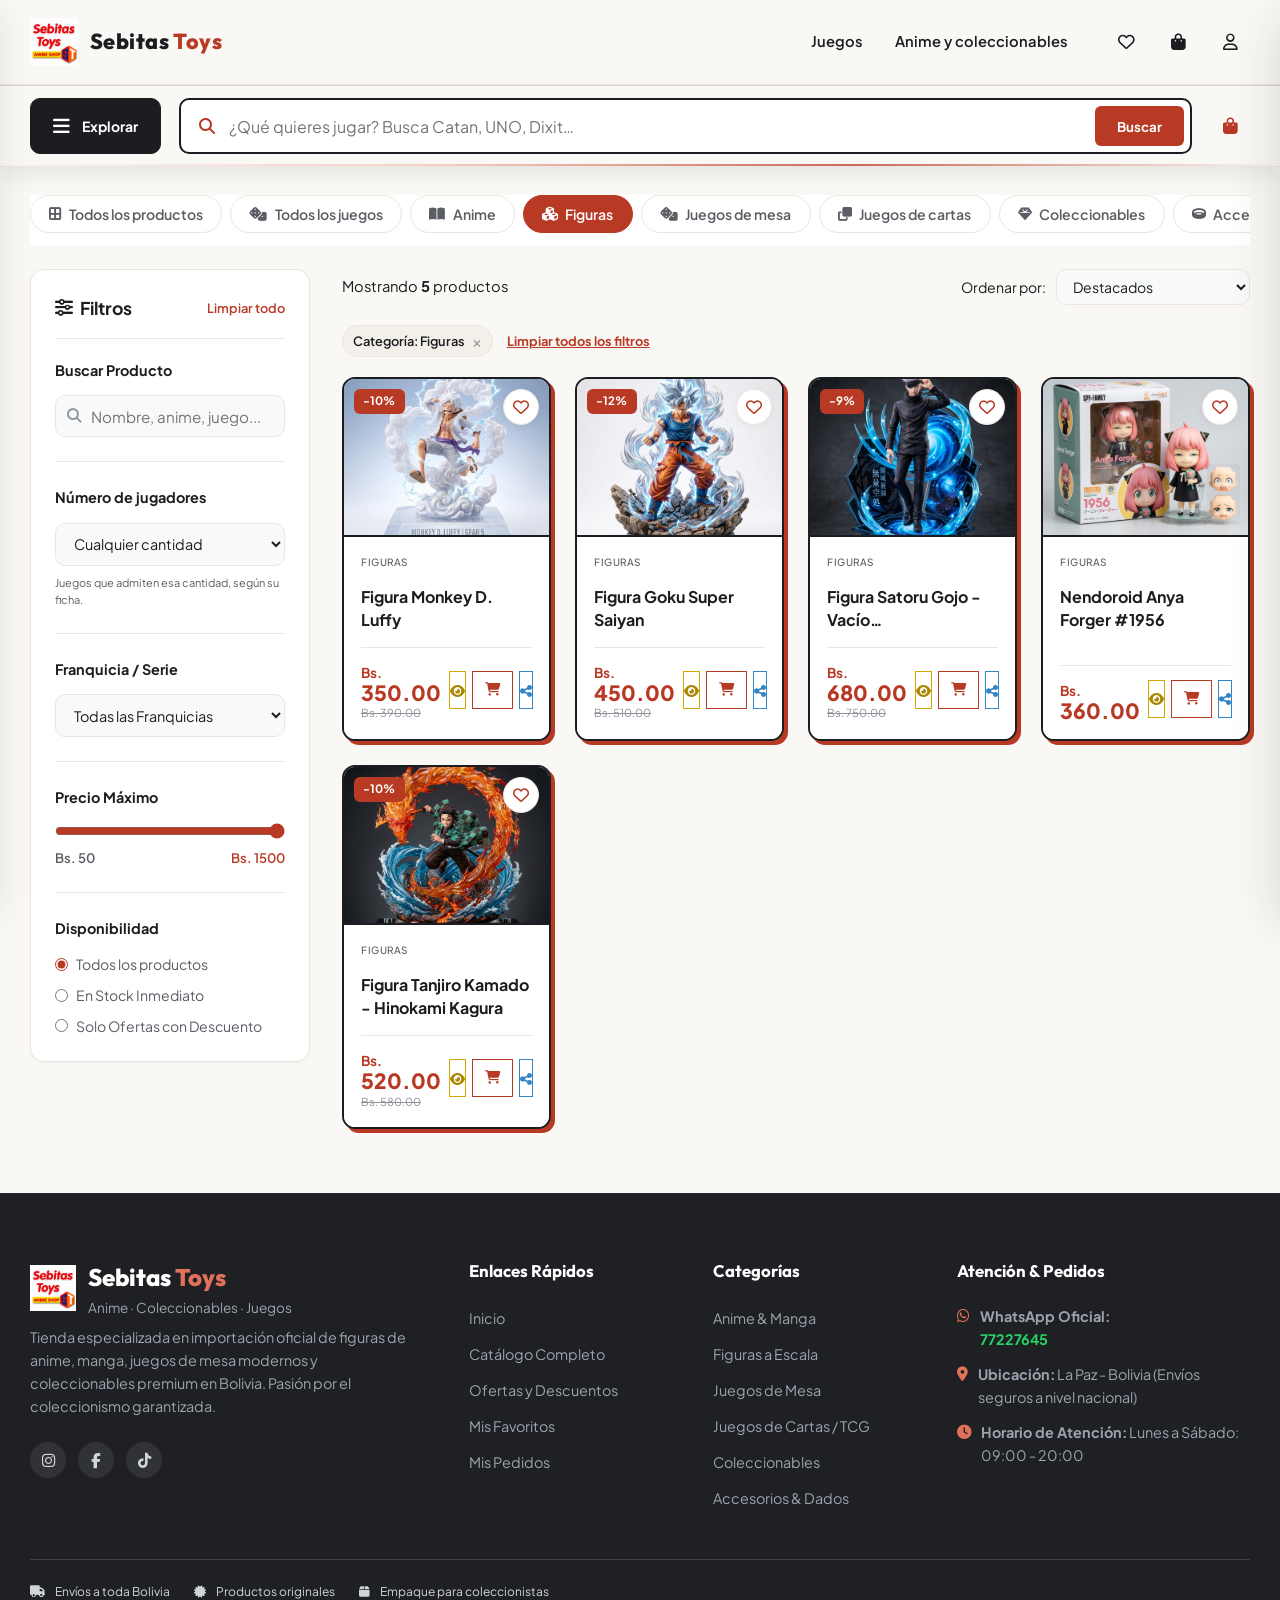
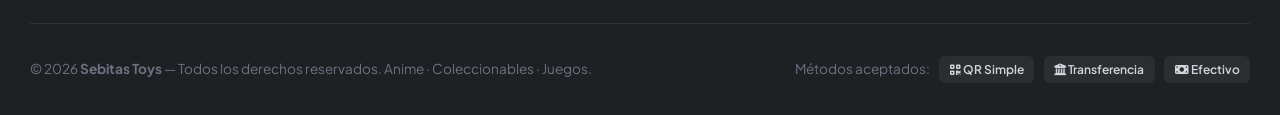
<file: preventas.html>
<!DOCTYPE html>
<html lang="es">
<head>
  <meta charset="UTF-8">
  <meta http-equiv="refresh" content="0; url=index.html?cat=figuras">
  <title>Redireccionando a Figuras & Coleccionables | Sebitas Toys</title>
  <script>window.location.href = "index.html?cat=figuras";</script>
</head>
<body style="font-family: sans-serif; text-align: center; padding: 50px;">
  <p>Cargando Figuras & Coleccionables en <strong>Sebitas Toys</strong>...</p>
  <p><a href="index.html?cat=figuras">Haz clic aquí si no eres redirigido automáticamente.</a></p>
</body>
</html>
</file>
<file: css/style.css>
/* ==========================================================================
   Sebitas Toys - STYLESHEET PRINCIPAL
   Anime · Coleccionables · Juegos
   Diseño Moderno, Limpio, Elegante & Acogedor (Sin Neon / Sin Cyberpunk)
   ========================================================================== */

:root {
  /* Paleta de Colores Elegante y Cálida */
  --bg-body: #F9F8F5;               /* Blanco cálido / marfil suave */
  --bg-surface: #FFFFFF;            /* Blanco puro para tarjetas */
  --bg-subtle: #F3F0EA;             /* Gris cálido para fondos secundarios */
  --bg-muted: #EBE6DF;              /* Bordes y separadores */
  
  /* Textos */
  --text-main: #1C1D21;             /* Carbón oscuro / casi negro */
  --text-secondary: #5A5D64;        /* Gris neutro para metadatos */
  --text-muted: #8E929B;            /* Gris claro para notas */
  --text-inverse: #FFFFFF;

  /* Color de Acento (Terracota / Rojo Ladrillo Cálido) */
  --color-accent: #B83A24;          /* Terracota principal */
  --color-accent-hover: #9E2E19;    /* Hover terracota */
  --color-accent-light: #FDF1EE;    /* Fondo suave terracota */
  --color-accent-border: #F3C3B8;

  /* Colores de Estado & Badges */
  --color-success: #1E7E34;         /* Verde natural */
  --color-success-light: #EBF8EE;
  --color-warning: #B45309;         /* Ámbar */
  --color-warning-light: #FEF3C7;
  --color-blue: #1D4ED8;
  --color-blue-light: #EFF6FF;

  /* Tipografías */
  --font-main: 'Plus Jakarta Sans', -apple-system, BlinkMacSystemFont, 'Segoe UI', Roboto, sans-serif;
  --font-heading: 'Outfit', 'Plus Jakarta Sans', sans-serif;

  /* Sombras Suaves y Naturales */
  --shadow-xs: 0 1px 2px rgba(28, 29, 33, 0.04);
  --shadow-sm: 0 2px 8px rgba(28, 29, 33, 0.05);
  --shadow-md: 0 6px 18px rgba(28, 29, 33, 0.07);
  --shadow-lg: 0 12px 32px rgba(28, 29, 33, 0.1);
  --shadow-modal: 0 20px 48px rgba(28, 29, 33, 0.16);

  /* Bordes & Radios */
  --radius-sm: 6px;
  --radius-md: 10px;
  --radius-lg: 14px;
  --radius-xl: 20px;
  --radius-full: 9999px;

  /* Transiciones */
  --transition-fast: 0.15s ease;
  --transition-normal: 0.25s cubic-bezier(0.16, 1, 0.3, 1);
  --transition-smooth: 0.35s cubic-bezier(0.16, 1, 0.3, 1);
}

/* ================= RESET Y BASE ================= */
*, *::before, *::after {
  margin: 0;
  padding: 0;
  box-sizing: border-box;
}

html {
  font-size: 16px;
  scroll-behavior: smooth;
  -webkit-font-smoothing: antialiased;
}

body {
  font-family: var(--font-main);
  background-color: var(--bg-body);
  color: var(--text-main);
  line-height: 1.6;
  min-height: 100vh;
  display: flex;
  flex-direction: column;
}

main {
  flex: 1;
}

.container {
  width: 100%;
  max-width: 1260px;
  margin: 0 auto;
  padding: 0 1.25rem;
}

img {
  max-width: 100%;
  height: auto;
  display: block;
}

a {
  color: inherit;
  text-decoration: none;
  transition: color var(--transition-fast);
}

button {
  font-family: inherit;
  cursor: pointer;
  border: none;
  background: none;
  transition: all var(--transition-fast);
}

input, select, textarea {
  font-family: inherit;
  font-size: 0.95rem;
}

/* ================= TOP BAR INFORMATIVA ================= */
.top-bar {
  background-color: #1F2024;
  color: #D1D5DB;
  font-size: 0.82rem;
  padding: 0.45rem 0;
  border-bottom: 1px solid rgba(255, 255, 255, 0.08);
}

.top-bar-inner {
  display: flex;
  justify-content: space-between;
  align-items: center;
  flex-wrap: wrap;
  gap: 0.5rem;
}

.top-bar-left {
  display: flex;
  align-items: center;
  gap: 1.25rem;
}

.top-bar-item {
  display: flex;
  align-items: center;
  gap: 0.4rem;
}

.top-bar-item i {
  color: #E27159;
}

.top-bar-item a:hover {
  color: #FFFFFF;
}

.top-bar-badge {
  background: rgba(184, 58, 36, 0.25);
  color: #F8B4A6;
  padding: 0.15rem 0.6rem;
  border-radius: var(--radius-full);
  font-weight: 600;
  font-size: 0.75rem;
  display: inline-flex;
  align-items: center;
  gap: 0.35rem;
}

.top-bar-right {
  display: flex;
  align-items: center;
  gap: 1rem;
}

.top-social-link {
  color: #9CA3AF;
  font-size: 0.85rem;
  transition: color var(--transition-fast);
}

.top-social-link:hover {
  color: #FFFFFF;
}

/* ================= NAVBAR & HEADER ================= */
.main-header {
  background-color: var(--bg-surface);
  border-bottom: 1px solid var(--bg-muted);
  position: sticky;
  top: 0;
  z-index: 100;
  box-shadow: var(--shadow-xs);
}

.nav-inner {
  display: flex;
  align-items: center;
  justify-content: space-between;
  padding: 0.9rem 0;
  gap: 1.5rem;
}

/* ================= LOGO DE LA TIENDA ================= */
.brand-logo {
  display: flex;
  align-items: center;
  gap: 0.75rem;
  text-decoration: none;
}

.brand-logo-img {
  height: 48px;
  width: auto;
  object-fit: contain;
  transition: transform var(--transition-fast);
}

.brand-logo:hover .brand-logo-img {
  transform: scale(1.05);
}

.brand-text-wrap {
  display: flex;
  flex-direction: column;
}

.brand-name {
  font-family: var(--font-heading);
  font-weight: 800;
  font-size: 1.35rem;
  letter-spacing: 0.02em;
  color: var(--text-main);
  line-height: 1.1;
}

.brand-name span {
  color: var(--color-accent);
}

.brand-tagline {
  font-size: 0.72rem;
  color: var(--text-secondary);
  letter-spacing: 0.04em;
  font-weight: 600;
}

/* NAVEGACIÓN PRINCIPAL */
.main-nav {
  display: flex;
  align-items: center;
  gap: 0.35rem;
}

.nav-link {
  font-family: var(--font-main);
  font-weight: 600;
  font-size: 0.92rem;
  color: var(--text-secondary);
  padding: 0.5rem 0.85rem;
  border-radius: var(--radius-sm);
  transition: all var(--transition-fast);
  display: inline-flex;
  align-items: center;
  gap: 0.35rem;
}

.nav-link:hover {
  color: var(--color-accent);
  background-color: var(--bg-subtle);
}

.nav-link.active {
  color: var(--color-accent);
  background-color: var(--color-accent-light);
  font-weight: 700;
}

.nav-link.nav-deal {
  color: var(--color-accent);
}

/* BOTONES DE ACCIÓN DERECHA (Buscar, Favoritos, Carrito, Cuenta) */
.header-actions {
  display: flex;
  align-items: center;
  gap: 0.5rem;
}

.action-btn {
  display: flex;
  align-items: center;
  justify-content: center;
  width: 40px;
  height: 40px;
  border-radius: var(--radius-md);
  color: var(--text-main);
  background-color: transparent;
  border: 1px solid transparent;
  position: relative;
  font-size: 1.05rem;
  transition: all var(--transition-fast);
}

.action-btn:hover {
  background-color: var(--bg-subtle);
  border-color: var(--bg-muted);
  color: var(--color-accent);
}

.badge-count {
  position: absolute;
  top: 3px;
  right: 3px;
  background-color: var(--color-accent);
  color: #FFFFFF;
  font-size: 0.7rem;
  font-weight: 700;
  min-width: 18px;
  height: 18px;
  border-radius: var(--radius-full);
  display: none;
  align-items: center;
  justify-content: center;
  padding: 0 4px;
  border: 2px solid var(--bg-surface);
}

.btn-wa-header {
  background-color: #25D366;
  color: #FFFFFF;
  padding: 0.45rem 0.85rem;
  border-radius: var(--radius-md);
  font-size: 0.85rem;
  font-weight: 600;
  display: inline-flex;
  align-items: center;
  gap: 0.4rem;
  box-shadow: 0 2px 6px rgba(37, 211, 102, 0.2);
}

.btn-wa-header:hover {
  background-color: #1EBE5D;
  color: #FFFFFF;
}

.mobile-menu-btn {
  display: none;
  font-size: 1.25rem;
}

/* ================= MENÚ MÓVIL DRAWER ================= */
.mobile-drawer-overlay {
  position: fixed;
  inset: 0;
  background-color: rgba(28, 29, 33, 0.45);
  backdrop-filter: blur(2px);
  z-index: 998;
  opacity: 0;
  visibility: hidden;
  transition: all var(--transition-normal);
}

.mobile-drawer-overlay.active {
  opacity: 1;
  visibility: visible;
}

.mobile-nav-drawer {
  position: fixed;
  top: 0;
  left: 0;
  bottom: 0;
  width: 85%;
  max-width: 320px;
  background-color: var(--bg-surface);
  z-index: 999;
  box-shadow: var(--shadow-lg);
  transform: translateX(-100%);
  transition: transform var(--transition-normal);
  display: flex;
  flex-direction: column;
}

.mobile-nav-drawer.open {
  transform: translateX(0);
}

.mobile-drawer-header {
  padding: 1.25rem;
  border-bottom: 1px solid var(--bg-muted);
  display: flex;
  align-items: center;
  justify-content: space-between;
}

.mobile-drawer-links {
  padding: 1rem;
  display: flex;
  flex-direction: column;
  gap: 0.4rem;
  flex: 1;
  overflow-y: auto;
}

.mobile-nav-link {
  display: flex;
  align-items: center;
  gap: 0.75rem;
  padding: 0.8rem 1rem;
  font-weight: 600;
  color: var(--text-main);
  border-radius: var(--radius-md);
  font-size: 1rem;
}

.mobile-nav-link:hover, .mobile-nav-link.active {
  background-color: var(--color-accent-light);
  color: var(--color-accent);
}

.mobile-drawer-footer {
  padding: 1.25rem;
  border-top: 1px solid var(--bg-muted);
  background-color: var(--bg-body);
}

/* ================= HERO CAROUSEL FULL WIDTH (PANTALLA COMPLETA) ================= */
.hero-carousel-section {
  width: 100%;
  padding: 0;
  margin: 0 0 1rem 0;
  overflow: hidden;
  position: relative;
}

.hero-carousel-wrapper {
  position: relative;
  width: 100%;
  border-radius: 0;
  overflow: hidden;
  background-color: #181514;
  user-select: none;
}

.hero-carousel-track {
  display: flex;
  transition: transform 0.65s cubic-bezier(0.25, 1, 0.5, 1);
  will-change: transform;
}

.hero-carousel-slide {
  min-width: 100%;
  width: 100%;
  position: relative;
  min-height: 560px;
  height: calc(82vh - 60px);
  max-height: 680px;
  display: flex;
  align-items: center;
  overflow: hidden;
}

.hero-slide-bg {
  position: absolute;
  top: 0;
  left: 0;
  width: 100%;
  height: 100%;
  object-fit: cover;
  filter: brightness(0.7) contrast(1.08);
  transition: transform 7s ease;
}

.hero-carousel-slide.active .hero-slide-bg {
  transform: scale(1.05);
}

.hero-slide-overlay {
  position: absolute;
  inset: 0;
  background: linear-gradient(90deg, rgba(18, 16, 15, 0.95) 0%, rgba(18, 16, 15, 0.8) 45%, rgba(18, 16, 15, 0.25) 100%);
  z-index: 1;
}

.hero-slide-container {
  position: relative;
  z-index: 2;
  width: 100%;
  max-width: 1260px;
  margin: 0 auto;
  padding: 2rem 1.25rem;
}

.hero-slide-content {
  max-width: 680px;
  color: #FFFFFF;
}

.hero-pill-badge {
  display: inline-flex;
  align-items: center;
  gap: 0.5rem;
  background-color: rgba(184, 58, 36, 0.4);
  color: #FFAE9E;
  border: 1px solid rgba(226, 113, 89, 0.55);
  font-size: 0.85rem;
  font-weight: 700;
  padding: 0.4rem 1rem;
  border-radius: var(--radius-full);
  margin-bottom: 1.35rem;
  text-transform: uppercase;
  letter-spacing: 0.04em;
  backdrop-filter: blur(4px);
}

.hero-title {
  font-family: var(--font-heading);
  font-size: 3.25rem;
  font-weight: 800;
  line-height: 1.12;
  margin-bottom: 1.25rem;
  letter-spacing: -0.01em;
  color: #FFFFFF;
}

.hero-title span {
  color: #F88E75;
}

.hero-subtitle {
  font-size: 1.15rem;
  color: #E5E7EB;
  line-height: 1.6;
  margin-bottom: 2.25rem;
  max-width: 580px;
}

.hero-actions-row {
  display: flex;
  align-items: center;
  gap: 1rem;
  flex-wrap: wrap;
}

/* CONTROLES DEL CARRUSEL (FLECHAS & PUNTOS) */
.carousel-arrow {
  position: absolute;
  top: 50%;
  transform: translateY(-50%);
  width: 50px;
  height: 50px;
  border-radius: var(--radius-full);
  background-color: rgba(28, 29, 33, 0.7);
  color: #FFFFFF;
  border: 1px solid rgba(255, 255, 255, 0.25);
  display: flex;
  align-items: center;
  justify-content: center;
  font-size: 1.2rem;
  cursor: pointer;
  z-index: 10;
  backdrop-filter: blur(6px);
  transition: all var(--transition-fast);
}

.carousel-arrow:hover {
  background-color: var(--color-accent);
  border-color: var(--color-accent);
  color: #FFFFFF;
  transform: translateY(-50%) scale(1.1);
}

.carousel-arrow.prev-arrow {
  left: 24px;
}

.carousel-arrow.next-arrow {
  right: 24px;
}

.carousel-dots-wrap {
  position: absolute;
  bottom: 24px;
  left: 50%;
  transform: translateX(-50%);
  display: flex;
  align-items: center;
  gap: 0.6rem;
  z-index: 10;
  background-color: rgba(0, 0, 0, 0.45);
  padding: 0.45rem 0.85rem;
  border-radius: var(--radius-full);
  backdrop-filter: blur(6px);
}

.carousel-dot {
  width: 10px;
  height: 10px;
  border-radius: var(--radius-full);
  background-color: rgba(255, 255, 255, 0.45);
  border: none;
  cursor: pointer;
  transition: all var(--transition-normal);
}

.carousel-dot:hover {
  background-color: rgba(255, 255, 255, 0.9);
}

.carousel-dot.active {
  width: 32px;
  background-color: var(--color-accent);
}

/* ================= BARRA SOCIAL FLOTANTE (LATERAL IZQUIERDA) ================= */
.floating-social-bar {
  position: fixed;
  left: 0;
  top: 50%;
  transform: translateY(-50%);
  z-index: 95;
  display: flex;
  flex-direction: column;
  background-color: rgba(28, 29, 33, 0.85);
  border-top-right-radius: var(--radius-md);
  border-bottom-right-radius: var(--radius-md);
  box-shadow: var(--shadow-md);
  overflow: hidden;
  backdrop-filter: blur(6px);
}

.floating-social-link {
  width: 42px;
  height: 42px;
  display: flex;
  align-items: center;
  justify-content: center;
  color: #FFFFFF;
  font-size: 1.1rem;
  transition: background-color var(--transition-fast);
  border-bottom: 1px solid rgba(255, 255, 255, 0.08);
}

.floating-social-link:last-child {
  border-bottom: none;
}

.floating-social-link:hover {
  background-color: var(--color-accent);
  color: #FFFFFF;
}

.floating-social-link.wa-link:hover {
  background-color: #25D366;
}

/* BOTÓN FLOTANTE DE WHATSAPP DIRECTO */
.floating-wa-btn {
  position: fixed;
  bottom: 24px;
  right: 24px;
  width: 56px;
  height: 56px;
  border-radius: var(--radius-full);
  background-color: #25D366;
  color: #FFFFFF;
  display: flex;
  align-items: center;
  justify-content: center;
  font-size: 1.8rem;
  box-shadow: 0 4px 16px rgba(37, 211, 102, 0.4);
  z-index: 99;
  transition: all var(--transition-normal);
}

.floating-wa-btn:hover {
  transform: scale(1.1);
  background-color: #1EBE5D;
  color: #FFFFFF;
  box-shadow: 0 6px 20px rgba(37, 211, 102, 0.5);
}

/* ================= TABS DE CATEGORÍAS RÁPIDAS EN EL INICIO ================= */
.home-products-filter-tabs {
  display: flex;
  gap: 0.5rem;
  overflow-x: auto;
  padding-bottom: 0.35rem;
  scrollbar-width: thin;
}

.home-tab-pill {
  white-space: nowrap;
  background-color: var(--bg-surface);
  border: 1px solid var(--bg-muted);
  padding: 0.5rem 1rem;
  border-radius: var(--radius-full);
  font-weight: 600;
  font-size: 0.88rem;
  color: var(--text-secondary);
  display: inline-flex;
  align-items: center;
  gap: 0.4rem;
  cursor: pointer;
  transition: all var(--transition-fast);
}

.home-tab-pill:hover {
  border-color: var(--color-accent-border);
  color: var(--color-accent);
  background-color: var(--bg-subtle);
}

.home-tab-pill.active {
  background-color: var(--color-accent);
  border-color: var(--color-accent);
  color: #FFFFFF;
  font-weight: 700;
}

.home-tab-pill.tab-deal {
  color: var(--color-accent);
}

.home-tab-pill.tab-deal.active {
  color: #FFFFFF;
}

/* BOTONES GENERALES */
.btn-primary {
  background-color: var(--color-accent);
  color: #FFFFFF;
  font-weight: 700;
  font-size: 0.95rem;
  padding: 0.85rem 1.65rem;
  border-radius: var(--radius-md);
  display: inline-flex;
  align-items: center;
  justify-content: center;
  gap: 0.5rem;
  box-shadow: 0 4px 12px rgba(184, 58, 36, 0.25);
  transition: all var(--transition-fast);
}

.btn-primary:hover {
  background-color: var(--color-accent-hover);
  color: #FFFFFF;
  transform: translateY(-1px);
  box-shadow: 0 6px 16px rgba(184, 58, 36, 0.35);
}

.btn-secondary {
  background-color: rgba(255, 255, 255, 0.12);
  color: #FFFFFF;
  font-weight: 600;
  font-size: 0.95rem;
  padding: 0.85rem 1.4rem;
  border-radius: var(--radius-md);
  display: inline-flex;
  align-items: center;
  gap: 0.5rem;
  backdrop-filter: blur(4px);
  border: 1px solid rgba(255, 255, 255, 0.2);
}

.btn-secondary:hover {
  background-color: rgba(255, 255, 255, 0.22);
  color: #FFFFFF;
}

.btn-outline {
  border: 1px solid var(--bg-muted);
  background-color: var(--bg-surface);
  color: var(--text-main);
  font-weight: 600;
  font-size: 0.9rem;
  padding: 0.65rem 1.25rem;
  border-radius: var(--radius-md);
  display: inline-flex;
  align-items: center;
  gap: 0.45rem;
}

.btn-outline:hover {
  border-color: var(--color-accent);
  color: var(--color-accent);
  background-color: var(--color-accent-light);
}

/* ================= BARRA DE VALOR / CONFIANZA ================= */
.features-bar-section {
  padding: 0.5rem 0 2.5rem;
}

.features-bar-grid {
  display: grid;
  grid-template-columns: repeat(4, 1fr);
  gap: 1.25rem;
  background-color: var(--bg-surface);
  padding: 1.5rem;
  border-radius: var(--radius-lg);
  border: 1px solid var(--bg-muted);
  box-shadow: var(--shadow-xs);
}

.feature-item {
  display: flex;
  align-items: center;
  gap: 1rem;
}

.feature-icon-box {
  width: 46px;
  height: 46px;
  border-radius: var(--radius-md);
  background-color: var(--color-accent-light);
  color: var(--color-accent);
  display: flex;
  align-items: center;
  justify-content: center;
  font-size: 1.25rem;
  flex-shrink: 0;
}

.feature-text h4 {
  font-size: 0.95rem;
  font-weight: 700;
  color: var(--text-main);
  margin-bottom: 0.15rem;
}

.feature-text p {
  font-size: 0.8rem;
  color: var(--text-secondary);
  line-height: 1.35;
}

/* ================= SECCIÓN DE CATEGORÍAS ================= */
.section-wrap {
  padding: 2.5rem 0;
}

.section-header {
  display: flex;
  justify-content: space-between;
  align-items: flex-end;
  margin-bottom: 1.75rem;
  gap: 1rem;
}

.section-title-wrap h2 {
  font-family: var(--font-heading);
  font-size: 1.85rem;
  font-weight: 800;
  color: var(--text-main);
  line-height: 1.2;
}

.section-title-wrap p {
  color: var(--text-secondary);
  font-size: 0.95rem;
  margin-top: 0.25rem;
}

.section-link {
  font-size: 0.9rem;
  font-weight: 700;
  color: var(--color-accent);
  display: inline-flex;
  align-items: center;
  gap: 0.35rem;
}

.section-link:hover {
  text-decoration: underline;
}

/* GRID DE CATEGORÍAS */
.categories-grid {
  display: grid;
  grid-template-columns: repeat(6, 1fr);
  gap: 1.15rem;
}

.category-card {
  background-color: var(--bg-surface);
  border: 1px solid var(--bg-muted);
  border-radius: var(--radius-lg);
  overflow: hidden;
  cursor: pointer;
  transition: all var(--transition-normal);
  display: flex;
  flex-direction: column;
  box-shadow: var(--shadow-xs);
}

.category-card:hover {
  transform: translateY(-4px);
  border-color: var(--color-accent-border);
  box-shadow: var(--shadow-md);
}

.category-card-img-wrap {
  height: 130px;
  position: relative;
  overflow: hidden;
  background-color: var(--bg-subtle);
}

.category-card-img-wrap img {
  width: 100%;
  height: 100%;
  object-fit: cover;
  transition: transform var(--transition-smooth);
}

.category-card:hover .category-card-img-wrap img {
  transform: scale(1.08);
}

.category-card-overlay {
  position: absolute;
  inset: 0;
  background: linear-gradient(to top, rgba(28, 29, 33, 0.45) 0%, transparent 70%);
}

.category-card-content {
  padding: 1rem;
  display: flex;
  flex-direction: column;
  flex: 1;
}

.category-card-icon {
  width: 32px;
  height: 32px;
  border-radius: var(--radius-sm);
  background-color: var(--color-accent-light);
  color: var(--color-accent);
  display: flex;
  align-items: center;
  justify-content: center;
  font-size: 0.95rem;
  margin-bottom: 0.5rem;
}

.category-card-title {
  font-size: 1rem;
  font-weight: 700;
  color: var(--text-main);
  margin-bottom: 0.25rem;
}

.category-card-desc {
  font-size: 0.78rem;
  color: var(--text-secondary);
  line-height: 1.35;
  display: -webkit-box;
  -webkit-line-clamp: 2;
  -webkit-box-orient: vertical;
  overflow: hidden;
  margin-bottom: 0.75rem;
}

.category-card-link {
  font-size: 0.8rem;
  font-weight: 600;
  color: var(--color-accent);
  margin-top: auto;
  display: inline-flex;
  align-items: center;
  gap: 0.3rem;
}

/* ================= PRODUCT CARDS & GRIDS ================= */
.products-grid {
  display: grid;
  grid-template-columns: repeat(4, 1fr);
  gap: 1.5rem;
}

.product-card {
  background-color: var(--bg-surface);
  border: 1px solid var(--bg-muted);
  border-radius: var(--radius-lg);
  overflow: hidden;
  display: flex;
  flex-direction: column;
  transition: all var(--transition-normal);
  box-shadow: var(--shadow-xs);
  position: relative;
}

.product-card:hover {
  transform: translateY(-4px);
  border-color: #DDD6CE;
  box-shadow: var(--shadow-md);
}

.product-card-media {
  position: relative;
  aspect-ratio: 1 / 1;
  background-color: var(--bg-subtle);
  overflow: hidden;
}

.product-card-media img {
  width: 100%;
  height: 100%;
  object-fit: cover;
  transition: transform var(--transition-smooth);
}

.product-card:hover .product-card-media img {
  transform: scale(1.06);
}

.product-card-badges {
  position: absolute;
  top: 10px;
  left: 10px;
  display: flex;
  flex-direction: column;
  gap: 0.35rem;
  z-index: 2;
}

.badge {
  font-size: 0.72rem;
  font-weight: 700;
  padding: 0.2rem 0.55rem;
  border-radius: var(--radius-sm);
  text-transform: uppercase;
  letter-spacing: 0.02em;
}

.badge-accent {
  background-color: var(--text-main);
  color: #FFFFFF;
}

.badge-deal {
  background-color: var(--color-accent);
  color: #FFFFFF;
}

.badge-warning {
  background-color: var(--color-warning-light);
  color: var(--color-warning);
  border: 1px solid #FCD34D;
}

.product-fav-btn {
  position: absolute;
  top: 10px;
  right: 10px;
  width: 36px;
  height: 36px;
  border-radius: var(--radius-full);
  background-color: rgba(255, 255, 255, 0.92);
  color: var(--text-secondary);
  display: flex;
  align-items: center;
  justify-content: center;
  font-size: 1rem;
  box-shadow: var(--shadow-sm);
  transition: all var(--transition-fast);
  z-index: 3;
}

.product-fav-btn:hover {
  background-color: #FFFFFF;
  color: var(--color-accent);
  transform: scale(1.1);
}

.product-fav-btn.active {
  color: var(--color-accent);
}

.product-quick-view-btn {
  position: absolute;
  bottom: 10px;
  left: 50%;
  transform: translateX(-50%) translateY(20px);
  opacity: 0;
  background-color: rgba(28, 29, 33, 0.9);
  color: #FFFFFF;
  font-size: 0.8rem;
  font-weight: 600;
  padding: 0.45rem 0.9rem;
  border-radius: var(--radius-full);
  display: inline-flex;
  align-items: center;
  gap: 0.4rem;
  white-space: nowrap;
  transition: all var(--transition-normal);
  z-index: 2;
}

.product-card:hover .product-quick-view-btn {
  transform: translateX(-50%) translateY(0);
  opacity: 1;
}

.product-card-body {
  padding: 1.15rem;
  display: flex;
  flex-direction: column;
  flex: 1;
}

.product-card-meta {
  display: flex;
  align-items: center;
  gap: 0.5rem;
  margin-bottom: 0.4rem;
  font-size: 0.78rem;
}

.product-category-tag {
  color: var(--text-muted);
  font-weight: 500;
}

.product-franchise-tag {
  color: var(--color-accent);
  font-weight: 600;
  background-color: var(--color-accent-light);
  padding: 0.1rem 0.45rem;
  border-radius: var(--radius-sm);
}

.product-card-title {
  font-size: 1rem;
  font-weight: 700;
  line-height: 1.35;
  margin-bottom: 0.5rem;
  color: var(--text-main);
  display: -webkit-box;
  -webkit-line-clamp: 2;
  -webkit-box-orient: vertical;
  overflow: hidden;
  height: 2.7rem;
}

.product-title-link:hover {
  color: var(--color-accent);
}

.product-card-rating {
  display: flex;
  align-items: center;
  gap: 0.35rem;
  font-size: 0.8rem;
  margin-bottom: 0.85rem;
}

.stars-wrap {
  color: #F59E0B;
}

.rating-value {
  font-weight: 700;
  color: var(--text-main);
}

.rating-count {
  color: var(--text-muted);
}

.product-card-bottom {
  margin-top: auto;
  display: flex;
  align-items: center;
  justify-content: space-between;
  padding-top: 0.75rem;
  border-top: 1px solid var(--bg-muted);
  gap: 0.5rem;
}

.product-price-box {
  display: flex;
  flex-direction: column;
}

.current-price {
  font-size: 1.2rem;
  font-weight: 800;
  color: var(--text-main);
  line-height: 1.1;
}

.current-price .currency {
  font-size: 0.85rem;
  font-weight: 700;
  color: var(--color-accent);
}

.old-price {
  font-size: 0.8rem;
  color: var(--text-muted);
  text-decoration: line-through;
}

.btn-add-to-cart {
  background-color: var(--bg-subtle);
  color: var(--text-main);
  font-size: 0.85rem;
  font-weight: 700;
  padding: 0.55rem 0.95rem;
  border-radius: var(--radius-md);
  display: inline-flex;
  align-items: center;
  gap: 0.4rem;
  border: 1px solid var(--bg-muted);
  transition: all var(--transition-fast);
}

.btn-add-to-cart:hover {
  background-color: var(--color-accent);
  color: #FFFFFF;
  border-color: var(--color-accent);
}

/* ================= CATÁLOGO COMPLETO ================= */
.catalog-section {
  padding: 2rem 0 4rem;
}

.catalog-header-bar {
  margin-bottom: 1.5rem;
}

/* CATEGORY PILLS BAR */
.cat-pills-bar {
  display: flex;
  gap: 0.5rem;
  overflow-x: auto;
  padding-bottom: 0.75rem;
  margin-bottom: 1.5rem;
  scrollbar-width: thin;
}

.cat-pill {
  white-space: nowrap;
  background-color: var(--bg-surface);
  border: 1px solid var(--bg-muted);
  padding: 0.55rem 1.15rem;
  border-radius: var(--radius-full);
  font-weight: 600;
  font-size: 0.88rem;
  color: var(--text-secondary);
  display: inline-flex;
  align-items: center;
  gap: 0.45rem;
  transition: all var(--transition-fast);
}

.cat-pill:hover {
  border-color: var(--color-accent-border);
  color: var(--color-accent);
  background-color: var(--bg-subtle);
}

.cat-pill.active {
  background-color: var(--color-accent);
  border-color: var(--color-accent);
  color: #FFFFFF;
}

/* CATÁLOGO LAYOUT (SIDEBAR + GRID) */
.catalog-layout {
  display: grid;
  grid-template-columns: 280px 1fr;
  gap: 2rem;
  align-items: flex-start;
}

/* FILTROS SIDEBAR */
.filters-sidebar {
  background-color: var(--bg-surface);
  border: 1px solid var(--bg-muted);
  border-radius: var(--radius-lg);
  padding: 1.5rem;
  position: sticky;
  top: 85px;
  box-shadow: var(--shadow-xs);
}

.filters-header {
  display: flex;
  justify-content: space-between;
  align-items: center;
  padding-bottom: 1rem;
  border-bottom: 1px solid var(--bg-muted);
  margin-bottom: 1.25rem;
}

.filters-header h3 {
  font-size: 1.1rem;
  font-weight: 700;
  color: var(--text-main);
  display: flex;
  align-items: center;
  gap: 0.45rem;
}

.btn-text-clear {
  font-size: 0.8rem;
  font-weight: 600;
  color: var(--color-accent);
}

.btn-text-clear:hover {
  text-decoration: underline;
}

.filter-group {
  margin-bottom: 1.5rem;
  padding-bottom: 1.5rem;
  border-bottom: 1px solid var(--bg-muted);
}

.filter-group:last-child {
  margin-bottom: 0;
  padding-bottom: 0;
  border-bottom: none;
}

.filter-title {
  font-size: 0.9rem;
  font-weight: 700;
  color: var(--text-main);
  margin-bottom: 0.85rem;
  display: block;
}

.search-input-wrap {
  position: relative;
  display: flex;
  align-items: center;
}

.search-input-wrap i {
  position: absolute;
  left: 12px;
  color: var(--text-muted);
  font-size: 0.9rem;
}

.form-control-input {
  width: 100%;
  padding: 0.65rem 0.85rem 0.65rem 2.2rem;
  border: 1px solid var(--bg-muted);
  border-radius: var(--radius-md);
  background-color: var(--bg-body);
  color: var(--text-main);
  outline: none;
  transition: all var(--transition-fast);
}

.form-control-input:focus {
  border-color: var(--color-accent);
  background-color: #FFFFFF;
  box-shadow: 0 0 0 3px rgba(184, 58, 36, 0.1);
}

.clear-input-btn {
  position: absolute;
  right: 10px;
  color: var(--text-muted);
  font-size: 0.9rem;
  display: none;
}

.select-control {
  width: 100%;
  padding: 0.65rem 0.85rem;
  border: 1px solid var(--bg-muted);
  border-radius: var(--radius-md);
  background-color: var(--bg-body);
  color: var(--text-main);
  outline: none;
  font-size: 0.9rem;
  cursor: pointer;
}

.select-control:focus {
  border-color: var(--color-accent);
  background-color: #FFFFFF;
}

.price-range-wrap {
  display: flex;
  flex-direction: column;
  gap: 0.5rem;
}

.price-slider {
  width: 100%;
  accent-color: var(--color-accent);
  cursor: pointer;
}

.price-range-labels {
  display: flex;
  justify-content: space-between;
  font-size: 0.82rem;
  color: var(--text-secondary);
  font-weight: 600;
}

.radio-group {
  display: flex;
  flex-direction: column;
  gap: 0.5rem;
}

.radio-label {
  display: flex;
  align-items: center;
  gap: 0.5rem;
  font-size: 0.88rem;
  color: var(--text-secondary);
  cursor: pointer;
}

.radio-label input[type="radio"] {
  accent-color: var(--color-accent);
}

/* CONTENIDO PRINCIPAL DEL CATÁLOGO */
.catalog-content-header {
  display: flex;
  justify-content: space-between;
  align-items: center;
  margin-bottom: 1.25rem;
  flex-wrap: wrap;
  gap: 1rem;
}

.catalog-stats {
  font-size: 0.92rem;
  color: var(--text-secondary);
}

.catalog-sort-box {
  display: flex;
  align-items: center;
  gap: 0.6rem;
  font-size: 0.88rem;
  color: var(--text-secondary);
}

.catalog-sort-box select {
  padding: 0.45rem 0.75rem;
  border: 1px solid var(--bg-muted);
  border-radius: var(--radius-md);
  background-color: var(--bg-surface);
  color: var(--text-main);
  outline: none;
  font-size: 0.88rem;
}

/* ACTIVE FILTER PILLS */
.filter-pills-list {
  display: flex;
  flex-wrap: wrap;
  gap: 0.5rem;
  align-items: center;
  margin-bottom: 1.25rem;
}

.active-filter-pill {
  background-color: var(--bg-subtle);
  border: 1px solid var(--bg-muted);
  color: var(--text-main);
  font-size: 0.8rem;
  font-weight: 600;
  padding: 0.3rem 0.65rem;
  border-radius: var(--radius-full);
  display: inline-flex;
  align-items: center;
  gap: 0.4rem;
}

.remove-filter-btn {
  font-size: 1rem;
  line-height: 1;
  color: var(--text-muted);
}

.remove-filter-btn:hover {
  color: var(--color-accent);
}

.btn-clear-all-filters {
  font-size: 0.8rem;
  font-weight: 700;
  color: var(--color-accent);
  text-decoration: underline;
  margin-left: 0.35rem;
}

/* EMPTY RESULTS STATE */
.no-results-box {
  background-color: var(--bg-surface);
  border: 1px solid var(--bg-muted);
  border-radius: var(--radius-lg);
  padding: 3.5rem 2rem;
  text-align: center;
  display: none;
}

.no-results-box i {
  font-size: 3rem;
  color: var(--text-muted);
  margin-bottom: 1rem;
}

.no-results-box h3 {
  font-size: 1.25rem;
  font-weight: 700;
  color: var(--text-main);
  margin-bottom: 0.5rem;
}

.no-results-box p {
  color: var(--text-secondary);
  margin-bottom: 1.5rem;
  max-width: 450px;
  margin-left: auto;
  margin-right: auto;
}

/* ================= DETALLE DEL PRODUCTO MODAL ================= */
.modal-overlay {
  position: fixed;
  inset: 0;
  background-color: rgba(28, 29, 33, 0.65);
  backdrop-filter: blur(4px);
  z-index: 1000;
  display: flex;
  align-items: center;
  justify-content: center;
  padding: 1.5rem;
  opacity: 0;
  visibility: hidden;
  transition: all var(--transition-normal);
}

.modal-overlay.open {
  opacity: 1;
  visibility: visible;
}

.product-detail-modal-box {
  background-color: var(--bg-surface);
  border-radius: var(--radius-xl);
  max-width: 960px;
  width: 100%;
  max-height: 90vh;
  overflow-y: auto;
  box-shadow: var(--shadow-modal);
  position: relative;
  animation: modalPop 0.3s cubic-bezier(0.16, 1, 0.3, 1);
}

@keyframes modalPop {
  0% { transform: scale(0.95); opacity: 0; }
  100% { transform: scale(1); opacity: 1; }
}

.modal-close-btn {
  position: absolute;
  top: 18px;
  right: 18px;
  width: 38px;
  height: 38px;
  border-radius: var(--radius-full);
  background-color: var(--bg-subtle);
  color: var(--text-main);
  display: flex;
  align-items: center;
  justify-content: center;
  font-size: 1.1rem;
  z-index: 10;
  transition: all var(--transition-fast);
}

.modal-close-btn:hover {
  background-color: var(--text-main);
  color: #FFFFFF;
}

.product-detail-layout {
  display: grid;
  grid-template-columns: 1fr 1.15fr;
  gap: 2.5rem;
  padding: 2.5rem;
}

/* GALERÍA DE IMÁGENES */
.detail-gallery-wrap {
  display: flex;
  flex-direction: column;
  gap: 1rem;
}

.detail-main-img-box {
  aspect-ratio: 1 / 1;
  background-color: var(--bg-subtle);
  border-radius: var(--radius-lg);
  overflow: hidden;
  border: 1px solid var(--bg-muted);
}

.detail-main-img-box img {
  width: 100%;
  height: 100%;
  object-fit: cover;
}

.detail-thumbs-list {
  display: flex;
  gap: 0.75rem;
}

.thumb-item {
  width: 68px;
  height: 68px;
  border-radius: var(--radius-md);
  border: 2px solid var(--bg-muted);
  overflow: hidden;
  cursor: pointer;
  background-color: var(--bg-subtle);
  transition: border-color var(--transition-fast);
}

.thumb-item.active {
  border-color: var(--color-accent);
}

.thumb-item img {
  width: 100%;
  height: 100%;
  object-fit: cover;
}

/* INFORMACIÓN DEL PRODUCTO */
.detail-info-wrap {
  display: flex;
  flex-direction: column;
}

.detail-meta-badges {
  display: flex;
  align-items: center;
  gap: 0.5rem;
  margin-bottom: 0.6rem;
}

.detail-title {
  font-family: var(--font-heading);
  font-size: 1.65rem;
  font-weight: 800;
  color: var(--text-main);
  line-height: 1.25;
  margin-bottom: 0.6rem;
}

.detail-rating-row {
  display: flex;
  align-items: center;
  gap: 0.5rem;
  margin-bottom: 1.25rem;
  font-size: 0.88rem;
}

.detail-price-row {
  display: flex;
  align-items: baseline;
  gap: 0.75rem;
  padding: 0.85rem 1rem;
  background-color: var(--bg-body);
  border-radius: var(--radius-md);
  margin-bottom: 1rem;
}

.detail-current-price {
  font-size: 1.75rem;
  font-weight: 800;
  color: var(--text-main);
}

.detail-current-price .currency {
  font-size: 1.1rem;
  color: var(--color-accent);
}

.detail-old-price {
  font-size: 1rem;
  color: var(--text-muted);
  text-decoration: line-through;
}

.stock-badge {
  display: inline-flex;
  align-items: center;
  gap: 0.4rem;
  font-size: 0.85rem;
  font-weight: 600;
  padding: 0.35rem 0.75rem;
  border-radius: var(--radius-sm);
  margin-bottom: 1.25rem;
  width: fit-content;
}

.stock-badge.in-stock {
  background-color: var(--color-success-light);
  color: var(--color-success);
}

.stock-badge.out-stock {
  background-color: var(--color-warning-light);
  color: var(--color-warning);
}

.detail-description {
  font-size: 0.95rem;
  color: var(--text-secondary);
  line-height: 1.6;
  margin-bottom: 1.25rem;
}

/* TABLA DE ESPECIFICACIONES */
.specs-table-wrap {
  border: 1px solid var(--bg-muted);
  border-radius: var(--radius-md);
  overflow: hidden;
  margin-bottom: 1.5rem;
  font-size: 0.85rem;
}

.spec-row {
  display: grid;
  grid-template-columns: 130px 1fr;
  padding: 0.5rem 0.85rem;
  border-bottom: 1px solid var(--bg-muted);
}

.spec-row:last-child {
  border-bottom: none;
}

.spec-row:nth-child(even) {
  background-color: var(--bg-subtle);
}

.spec-label {
  font-weight: 600;
  color: var(--text-secondary);
}

.spec-value {
  font-weight: 500;
  color: var(--text-main);
}

/* CONTROLES DE COMPRA */
.detail-actions-panel {
  margin-top: auto;
  display: flex;
  flex-direction: column;
  gap: 0.85rem;
}

.qty-and-cart-row {
  display: grid;
  grid-template-columns: 110px 1fr;
  gap: 0.75rem;
}

.stepper {
  display: flex;
  align-items: center;
  border: 1px solid var(--bg-muted);
  border-radius: var(--radius-md);
  background-color: var(--bg-body);
  overflow: hidden;
}

.stepper-btn {
  flex: 1;
  height: 44px;
  display: flex;
  align-items: center;
  justify-content: center;
  color: var(--text-main);
  font-size: 0.9rem;
}

.stepper-btn:hover {
  background-color: var(--bg-muted);
}

.stepper-count {
  font-weight: 700;
  font-size: 1rem;
  width: 32px;
  text-align: center;
}

.btn-buy-now {
  background-color: #1F2024;
  color: #FFFFFF;
  font-weight: 700;
  font-size: 0.95rem;
  padding: 0.85rem;
  border-radius: var(--radius-md);
  display: inline-flex;
  align-items: center;
  justify-content: center;
  gap: 0.5rem;
  transition: all var(--transition-fast);
}

.btn-buy-now:hover {
  background-color: #000000;
}

.secondary-actions-row {
  display: flex;
  align-items: center;
  justify-content: space-between;
  gap: 0.75rem;
  padding-top: 0.5rem;
}

.btn-text-action {
  font-size: 0.85rem;
  font-weight: 600;
  color: var(--text-secondary);
  display: inline-flex;
  align-items: center;
  gap: 0.35rem;
}

.btn-text-action:hover, .btn-text-action.active {
  color: var(--color-accent);
}

.btn-wa-inquiry {
  font-size: 0.85rem;
  font-weight: 600;
  color: #1E7E34;
  display: inline-flex;
  align-items: center;
  gap: 0.35rem;
}

.btn-wa-inquiry:hover {
  text-decoration: underline;
}

/* SECCIÓN RELACIONADOS DENTRO DEL MODAL */
.modal-related-section {
  padding: 2rem 2.5rem 2.5rem;
  border-top: 1px solid var(--bg-muted);
  background-color: var(--bg-body);
}

.modal-related-section h3 {
  font-size: 1.2rem;
  font-weight: 800;
  margin-bottom: 1.25rem;
  color: var(--text-main);
}

.modal-related-grid {
  display: grid;
  grid-template-columns: repeat(3, 1fr);
  gap: 1.25rem;
}

/* ================= CARRITO SLIDE DRAWER ================= */
.cart-drawer-overlay {
  position: fixed;
  inset: 0;
  background-color: rgba(28, 29, 33, 0.45);
  backdrop-filter: blur(2px);
  z-index: 1000;
  opacity: 0;
  visibility: hidden;
  transition: all var(--transition-normal);
}

.cart-drawer-overlay.active {
  opacity: 1;
  visibility: visible;
}

.cart-drawer {
  position: fixed;
  top: 0;
  right: 0;
  bottom: 0;
  width: 100%;
  max-width: 420px;
  background-color: var(--bg-surface);
  z-index: 1001;
  box-shadow: var(--shadow-modal);
  transform: translateX(100%);
  transition: transform var(--transition-normal);
  display: flex;
  flex-direction: column;
}

.cart-drawer.open {
  transform: translateX(0);
}

.cart-drawer-header {
  padding: 1.25rem 1.5rem;
  border-bottom: 1px solid var(--bg-muted);
  display: flex;
  align-items: center;
  justify-content: space-between;
}

.cart-drawer-header h3 {
  font-size: 1.2rem;
  font-weight: 800;
  color: var(--text-main);
  display: flex;
  align-items: center;
  gap: 0.5rem;
}

.cart-close-btn {
  width: 34px;
  height: 34px;
  border-radius: var(--radius-full);
  background-color: var(--bg-subtle);
  color: var(--text-main);
  display: flex;
  align-items: center;
  justify-content: center;
  font-size: 1rem;
}

.cart-close-btn:hover {
  background-color: var(--text-main);
  color: #FFFFFF;
}

/* BARRA DE ENVÍO GRATIS */
.shipping-notice-wrap {
  padding: 0.85rem 1.5rem;
  background-color: var(--bg-subtle);
  border-bottom: 1px solid var(--bg-muted);
}

.shipping-progress-text {
  font-size: 0.8rem;
  color: var(--text-main);
  margin-bottom: 0.35rem;
}

.shipping-progress-bar {
  height: 6px;
  background-color: var(--bg-muted);
  border-radius: var(--radius-full);
  overflow: hidden;
}

.shipping-progress-fill {
  height: 100%;
  background-color: var(--color-accent);
  border-radius: var(--radius-full);
  transition: width 0.3s ease;
}

.shipping-bar-wrap.success {
  font-size: 0.82rem;
  color: var(--color-success);
  font-weight: 600;
  display: flex;
  align-items: center;
  gap: 0.4rem;
}

/* LISTA DE ITEMS EN CARRITO */
.cart-drawer-items {
  flex: 1;
  overflow-y: auto;
  padding: 1.25rem 1.5rem;
  display: flex;
  flex-direction: column;
  gap: 1rem;
}

.cart-item-row {
  display: grid;
  grid-template-columns: 68px 1fr 28px;
  gap: 0.85rem;
  padding-bottom: 1rem;
  border-bottom: 1px solid var(--bg-muted);
  align-items: center;
}

.cart-item-thumb {
  aspect-ratio: 1 / 1;
  background-color: var(--bg-subtle);
  border-radius: var(--radius-md);
  overflow: hidden;
  border: 1px solid var(--bg-muted);
}

.cart-item-thumb img {
  width: 100%;
  height: 100%;
  object-fit: cover;
}

.cart-item-info {
  display: flex;
  flex-direction: column;
}

.cart-item-name {
  font-size: 0.9rem;
  font-weight: 700;
  color: var(--text-main);
  line-height: 1.25;
  margin-bottom: 0.15rem;
}

.cart-item-meta {
  font-size: 0.75rem;
  color: var(--text-muted);
  margin-bottom: 0.35rem;
}

.cart-item-unit-price {
  font-size: 0.8rem;
  color: var(--text-secondary);
  margin-bottom: 0.45rem;
}

.cart-item-stepper-wrap {
  display: flex;
  align-items: center;
  justify-content: space-between;
}

.cart-item-stepper-wrap .stepper {
  height: 32px;
  width: 90px;
}

.cart-item-stepper-wrap .stepper-btn {
  height: 30px;
  font-size: 0.75rem;
}

.cart-item-subtotal {
  font-size: 0.9rem;
  font-weight: 800;
  color: var(--text-main);
}

.cart-item-remove-btn {
  color: var(--text-muted);
  font-size: 0.85rem;
  align-self: flex-start;
  padding-top: 0.25rem;
}

.cart-item-remove-btn:hover {
  color: var(--color-accent);
}

/* FOOTER DEL CARRITO */
.cart-drawer-footer {
  padding: 1.25rem 1.5rem;
  border-top: 1px solid var(--bg-muted);
  background-color: var(--bg-body);
}

.cart-summary-row {
  display: flex;
  justify-content: space-between;
  align-items: center;
  font-size: 0.9rem;
  color: var(--text-secondary);
  margin-bottom: 0.45rem;
}

.cart-summary-row.total-row {
  font-size: 1.15rem;
  font-weight: 800;
  color: var(--text-main);
  padding-top: 0.6rem;
  margin-top: 0.6rem;
  border-top: 1px dashed var(--bg-muted);
  margin-bottom: 1.25rem;
}

.cart-summary-row.total-row .total-amount {
  color: var(--color-accent);
}

.btn-block {
  width: 100%;
}

.cart-empty-box {
  padding: 4rem 1.5rem;
  text-align: center;
  display: none;
}

.cart-empty-box i {
  font-size: 3rem;
  color: var(--text-muted);
  margin-bottom: 1rem;
}

.cart-empty-box h4 {
  font-size: 1.15rem;
  font-weight: 700;
  color: var(--text-main);
  margin-bottom: 0.35rem;
}

.cart-empty-box p {
  font-size: 0.85rem;
  color: var(--text-secondary);
  margin-bottom: 1.5rem;
}

/* ================= CHECKOUT VIEW ================= */
.checkout-section {
  padding: 2.5rem 0 5rem;
}

.checkout-header {
  margin-bottom: 2rem;
}

.checkout-header h1 {
  font-family: var(--font-heading);
  font-size: 2rem;
  font-weight: 800;
  color: var(--text-main);
}

.checkout-header p {
  color: var(--text-secondary);
  font-size: 0.95rem;
}

.checkout-grid {
  display: grid;
  grid-template-columns: 1fr 380px;
  gap: 2.5rem;
  align-items: flex-start;
}

.checkout-card {
  background-color: var(--bg-surface);
  border: 1px solid var(--bg-muted);
  border-radius: var(--radius-lg);
  padding: 1.75rem;
  margin-bottom: 1.5rem;
  box-shadow: var(--shadow-xs);
}

.checkout-card:last-child {
  margin-bottom: 0;
}

.checkout-card-title {
  font-size: 1.15rem;
  font-weight: 800;
  color: var(--text-main);
  margin-bottom: 1.25rem;
  display: flex;
  align-items: center;
  gap: 0.6rem;
}

.checkout-card-title .step-badge {
  width: 26px;
  height: 26px;
  border-radius: var(--radius-full);
  background-color: var(--color-accent);
  color: #FFFFFF;
  font-size: 0.8rem;
  display: inline-flex;
  align-items: center;
  justify-content: center;
}

.form-grid-2 {
  display: grid;
  grid-template-columns: 1fr 1fr;
  gap: 1rem;
}

.form-field {
  margin-bottom: 1rem;
}

.form-field.col-span-2 {
  grid-column: 1 / -1;
}

.form-field label {
  display: block;
  font-size: 0.85rem;
  font-weight: 700;
  color: var(--text-main);
  margin-bottom: 0.4rem;
}

.form-field label .req {
  color: var(--color-accent);
}

.form-field input, .form-field select, .form-field textarea {
  width: 100%;
  padding: 0.75rem 0.9rem;
  border: 1px solid var(--bg-muted);
  border-radius: var(--radius-md);
  background-color: var(--bg-body);
  color: var(--text-main);
  outline: none;
  transition: all var(--transition-fast);
}

.form-field input:focus, .form-field select:focus, .form-field textarea:focus {
  border-color: var(--color-accent);
  background-color: #FFFFFF;
  box-shadow: 0 0 0 3px rgba(184, 58, 36, 0.1);
}

.form-field textarea {
  resize: vertical;
  min-height: 70px;
}

/* RADIOS PERSONALIZADOS DE ENTREGA Y PAGO */
.option-cards-group {
  display: grid;
  grid-template-columns: 1fr 1fr;
  gap: 1rem;
}

.option-card-label {
  display: flex;
  align-items: flex-start;
  gap: 0.75rem;
  padding: 1rem;
  border: 1px solid var(--bg-muted);
  border-radius: var(--radius-md);
  background-color: var(--bg-body);
  cursor: pointer;
  transition: all var(--transition-fast);
}

.option-card-label:hover {
  border-color: #D1CAC0;
}

.option-card-label input[type="radio"]:checked + .option-card-content {
  color: var(--text-main);
}

.option-card-label input[type="radio"] {
  accent-color: var(--color-accent);
  margin-top: 3px;
}

.option-card-content {
  display: flex;
  flex-direction: column;
}

.option-title {
  font-size: 0.92rem;
  font-weight: 700;
  color: var(--text-main);
  margin-bottom: 0.15rem;
}

.option-subtitle {
  font-size: 0.78rem;
  color: var(--text-secondary);
}

/* RESUMEN DEL PEDIDO CHECKOUT */
.checkout-summary-box {
  background-color: var(--bg-surface);
  border: 1px solid var(--bg-muted);
  border-radius: var(--radius-lg);
  padding: 1.75rem;
  position: sticky;
  top: 85px;
  box-shadow: var(--shadow-sm);
}

.checkout-summary-box h3 {
  font-size: 1.2rem;
  font-weight: 800;
  color: var(--text-main);
  margin-bottom: 1.25rem;
  padding-bottom: 0.85rem;
  border-bottom: 1px solid var(--bg-muted);
}

.checkout-items-list {
  max-height: 260px;
  overflow-y: auto;
  margin-bottom: 1.25rem;
  display: flex;
  flex-direction: column;
  gap: 0.75rem;
}

.checkout-summary-item {
  display: flex;
  align-items: center;
  justify-content: space-between;
  gap: 0.75rem;
  font-size: 0.85rem;
}

.summary-item-img {
  width: 44px;
  height: 44px;
  border-radius: var(--radius-sm);
  background-color: var(--bg-subtle);
  overflow: hidden;
  position: relative;
  flex-shrink: 0;
}

.summary-item-badge {
  position: absolute;
  top: 0;
  right: 0;
  background-color: #1F2024;
  color: #FFFFFF;
  font-size: 0.65rem;
  font-weight: 700;
  padding: 0 4px;
  border-bottom-left-radius: 4px;
}

.summary-item-details {
  flex: 1;
  display: flex;
  flex-direction: column;
}

.summary-item-details h4 {
  font-size: 0.85rem;
  font-weight: 600;
  color: var(--text-main);
  line-height: 1.2;
}

.summary-item-price {
  font-weight: 700;
  color: var(--text-main);
  margin-top: 0.15rem;
}

.whatsapp-notice-banner {
  background-color: #EFFBF3;
  border: 1px solid #C4EED0;
  border-radius: var(--radius-md);
  padding: 0.85rem;
  margin-bottom: 1.25rem;
  font-size: 0.8rem;
  color: #155724;
  display: flex;
  align-items: flex-start;
  gap: 0.6rem;
}

.whatsapp-notice-banner i {
  font-size: 1.1rem;
  color: #25D366;
  margin-top: 1px;
}

.btn-confirm-order {
  background-color: #25D366;
  color: #FFFFFF;
  font-size: 1.05rem;
  font-weight: 800;
  padding: 1rem;
  border-radius: var(--radius-md);
  box-shadow: 0 4px 14px rgba(37, 211, 102, 0.3);
  display: flex;
  align-items: center;
  justify-content: center;
  gap: 0.6rem;
}

.btn-confirm-order:hover {
  background-color: #1EBE5D;
  transform: translateY(-1px);
  box-shadow: 0 6px 18px rgba(37, 211, 102, 0.4);
}

/* ================= MODAL DE ÉXITO DE COMPRA ================= */
.success-modal-box {
  background-color: var(--bg-surface);
  border-radius: var(--radius-xl);
  max-width: 520px;
  width: 100%;
  padding: 2.5rem 2rem;
  text-align: center;
  box-shadow: var(--shadow-modal);
  position: relative;
}

.success-icon-wrap {
  width: 72px;
  height: 72px;
  background-color: #EFFBF3;
  color: #25D366;
  border-radius: var(--radius-full);
  display: flex;
  align-items: center;
  justify-content: center;
  font-size: 2.5rem;
  margin: 0 auto 1.25rem;
}

.success-modal-box h2 {
  font-family: var(--font-heading);
  font-size: 1.75rem;
  font-weight: 800;
  color: var(--text-main);
  margin-bottom: 0.5rem;
}

.success-modal-box p {
  color: var(--text-secondary);
  font-size: 0.95rem;
  margin-bottom: 1.5rem;
  line-height: 1.5;
}

.order-code-badge {
  background-color: var(--color-accent-light);
  color: var(--color-accent);
  padding: 0.6rem 1.25rem;
  border-radius: var(--radius-md);
  font-weight: 800;
  font-size: 1.2rem;
  display: inline-block;
  margin-bottom: 1.5rem;
  border: 1px dashed var(--color-accent-border);
}

.success-actions {
  display: flex;
  flex-direction: column;
  gap: 0.75rem;
}

/* ================= MI CUENTA Y MIS PEDIDOS MODAL ================= */
.account-modal-box {
  background-color: var(--bg-surface);
  border-radius: var(--radius-xl);
  max-width: 840px;
  width: 100%;
  max-height: 88vh;
  overflow-y: auto;
  box-shadow: var(--shadow-modal);
  position: relative;
  display: flex;
  flex-direction: column;
}

.account-modal-header {
  padding: 1.5rem 2rem;
  border-bottom: 1px solid var(--bg-muted);
}

.account-modal-header h2 {
  font-family: var(--font-heading);
  font-size: 1.5rem;
  font-weight: 800;
  color: var(--text-main);
  display: flex;
  align-items: center;
  gap: 0.6rem;
}

.account-tabs-bar {
  display: flex;
  gap: 0.5rem;
  padding: 0.75rem 2rem;
  background-color: var(--bg-body);
  border-bottom: 1px solid var(--bg-muted);
}

.account-tab-btn {
  padding: 0.55rem 1.15rem;
  border-radius: var(--radius-md);
  font-weight: 600;
  font-size: 0.9rem;
  color: var(--text-secondary);
  display: inline-flex;
  align-items: center;
  gap: 0.4rem;
}

.account-tab-btn:hover {
  background-color: var(--bg-subtle);
  color: var(--text-main);
}

.account-tab-btn.active {
  background-color: var(--bg-surface);
  color: var(--color-accent);
  box-shadow: var(--shadow-xs);
  font-weight: 700;
}

.account-content-wrap {
  padding: 2rem;
  flex: 1;
}

.account-tab-pane {
  display: none;
}

.account-tab-pane.active {
  display: block;
}

/* PEDIDOS CARDS */
.orders-list-grid {
  display: flex;
  flex-direction: column;
  gap: 1.25rem;
}

.order-card {
  background-color: var(--bg-surface);
  border: 1px solid var(--bg-muted);
  border-radius: var(--radius-lg);
  padding: 1.25rem;
  box-shadow: var(--shadow-xs);
}

.order-card-header {
  display: flex;
  justify-content: space-between;
  align-items: center;
  padding-bottom: 0.85rem;
  border-bottom: 1px solid var(--bg-muted);
  margin-bottom: 0.85rem;
}

.order-number {
  font-weight: 800;
  color: var(--text-main);
  font-size: 1.05rem;
  margin-right: 0.75rem;
}

.order-date {
  font-size: 0.8rem;
  color: var(--text-muted);
}

.order-status-badge {
  font-size: 0.75rem;
  font-weight: 700;
  padding: 0.25rem 0.65rem;
  border-radius: var(--radius-full);
  display: inline-flex;
  align-items: center;
  gap: 0.35rem;
}

.status-placed {
  background-color: var(--color-accent-light);
  color: var(--color-accent);
}

.status-confirmed {
  background-color: var(--color-blue-light);
  color: var(--color-blue);
}

.status-preparing {
  background-color: var(--color-warning-light);
  color: var(--color-warning);
}

.status-shipped {
  background-color: #E0F2FE;
  color: #0284C7;
}

.status-delivered {
  background-color: var(--color-success-light);
  color: var(--color-success);
}

.order-card-items {
  display: flex;
  flex-direction: column;
  gap: 0.35rem;
  margin-bottom: 1rem;
}

.order-item-snippet {
  display: flex;
  justify-content: space-between;
  font-size: 0.88rem;
  color: var(--text-secondary);
}

.order-card-footer {
  display: flex;
  justify-content: space-between;
  align-items: center;
  padding-top: 0.85rem;
  border-top: 1px solid var(--bg-muted);
}

.order-total-info {
  font-size: 0.95rem;
  color: var(--text-main);
}

.order-total-info strong {
  font-size: 1.15rem;
  color: var(--color-accent);
  margin-left: 0.35rem;
}

.btn-order-wa {
  background-color: #EFFBF3;
  color: #1E7E34;
  border: 1px solid #C4EED0;
  padding: 0.45rem 0.85rem;
  border-radius: var(--radius-md);
  font-size: 0.82rem;
  font-weight: 700;
  display: inline-flex;
  align-items: center;
  gap: 0.35rem;
}

.btn-order-wa:hover {
  background-color: #25D366;
  color: #FFFFFF;
}

/* ================= LIVE SEARCH OVERLAY ================= */
.search-modal-box {
  background-color: var(--bg-surface);
  border-radius: var(--radius-xl);
  max-width: 640px;
  width: 100%;
  max-height: 80vh;
  box-shadow: var(--shadow-modal);
  position: relative;
  display: flex;
  flex-direction: column;
  overflow: hidden;
}

.search-modal-header {
  padding: 1.25rem 1.5rem;
  border-bottom: 1px solid var(--bg-muted);
  display: flex;
  align-items: center;
  gap: 0.85rem;
}

.search-modal-header i {
  color: var(--color-accent);
  font-size: 1.2rem;
}

.search-modal-input {
  flex: 1;
  border: none;
  outline: none;
  font-size: 1.1rem;
  font-weight: 600;
  color: var(--text-main);
  background: transparent;
}

.search-modal-body {
  padding: 1.25rem 1.5rem;
  overflow-y: auto;
  flex: 1;
}

.search-suggestions-title {
  font-size: 0.8rem;
  font-weight: 700;
  text-transform: uppercase;
  color: var(--text-muted);
  letter-spacing: 0.04em;
  margin-bottom: 0.85rem;
}

.search-results-list {
  display: flex;
  flex-direction: column;
  gap: 0.6rem;
}

.search-result-row {
  display: flex;
  align-items: center;
  gap: 1rem;
  padding: 0.6rem 0.85rem;
  border-radius: var(--radius-md);
  cursor: pointer;
  transition: background-color var(--transition-fast);
}

.search-result-row:hover {
  background-color: var(--bg-body);
}

.search-result-img {
  width: 48px;
  height: 48px;
  border-radius: var(--radius-sm);
  object-fit: cover;
  background-color: var(--bg-subtle);
}

.search-result-info {
  flex: 1;
  display: flex;
  flex-direction: column;
}

.search-result-cat {
  font-size: 0.72rem;
  color: var(--color-accent);
  font-weight: 600;
}

.search-result-title {
  font-size: 0.92rem;
  font-weight: 700;
  color: var(--text-main);
  line-height: 1.2;
}

.search-result-price {
  font-size: 0.85rem;
  font-weight: 800;
  color: var(--text-main);
  margin-top: 0.15rem;
}

.search-result-arrow {
  color: var(--text-muted);
  font-size: 0.85rem;
}

.search-no-results {
  text-align: center;
  padding: 2.5rem 1rem;
}

.search-no-results i {
  font-size: 2.5rem;
  color: var(--text-muted);
  margin-bottom: 0.75rem;
}

/* ================= FOOTER ================= */
.main-footer {
  background-color: #17181C;
  color: #D1D5DB;
  padding: 4rem 0 2rem;
  margin-top: auto;
  border-top: 1px solid rgba(255, 255, 255, 0.05);
}

.footer-grid {
  display: grid;
  grid-template-columns: 2fr 1fr 1fr 1.5fr;
  gap: 3rem;
  margin-bottom: 3rem;
}

.footer-brand h3 {
  font-family: var(--font-heading);
  font-size: 1.5rem;
  font-weight: 800;
  color: #FFFFFF;
  margin-bottom: 0.25rem;
}

.footer-brand h3 span {
  color: #E27159;
}

.footer-tagline {
  font-size: 0.85rem;
  color: #9CA3AF;
  margin-bottom: 1rem;
}

.footer-desc {
  font-size: 0.9rem;
  line-height: 1.6;
  color: #9CA3AF;
  margin-bottom: 1.5rem;
}

.footer-socials {
  display: flex;
  gap: 0.75rem;
}

.social-circle-btn {
  width: 36px;
  height: 36px;
  border-radius: var(--radius-full);
  background-color: rgba(255, 255, 255, 0.08);
  color: #D1D5DB;
  display: flex;
  align-items: center;
  justify-content: center;
  font-size: 0.95rem;
  transition: all var(--transition-fast);
}

.social-circle-btn:hover {
  background-color: var(--color-accent);
  color: #FFFFFF;
  transform: translateY(-2px);
}

.footer-col h4 {
  font-family: var(--font-heading);
  font-size: 1.05rem;
  font-weight: 700;
  color: #FFFFFF;
  margin-bottom: 1.25rem;
}

.footer-links {
  display: flex;
  flex-direction: column;
  gap: 0.65rem;
  list-style: none;
}

.footer-links a {
  font-size: 0.9rem;
  color: #9CA3AF;
  transition: color var(--transition-fast);
}

.footer-links a:hover {
  color: #FFFFFF;
  padding-left: 3px;
}

.footer-contact-info {
  display: flex;
  flex-direction: column;
  gap: 0.75rem;
  font-size: 0.9rem;
  color: #9CA3AF;
}

.contact-row {
  display: flex;
  align-items: flex-start;
  gap: 0.65rem;
}

.contact-row i {
  color: #E27159;
  margin-top: 4px;
}

.footer-bottom {
  padding-top: 2rem;
  border-top: 1px solid rgba(255, 255, 255, 0.08);
  display: flex;
  justify-content: space-between;
  align-items: center;
  flex-wrap: wrap;
  gap: 1rem;
  font-size: 0.85rem;
  color: #6B7280;
}

.payment-badges-row {
  display: flex;
  align-items: center;
  gap: 0.6rem;
}

.payment-chip {
  background-color: rgba(255, 255, 255, 0.06);
  color: #D1D5DB;
  padding: 0.25rem 0.65rem;
  border-radius: var(--radius-sm);
  font-size: 0.75rem;
  font-weight: 600;
}

/* ================= TOAST NOTIFICATIONS ================= */
.akiba-toast-container {
  position: fixed;
  bottom: 24px;
  right: 24px;
  z-index: 9999;
  display: flex;
  flex-direction: column;
  gap: 10px;
  pointer-events: none;
}

.akiba-toast {
  background-color: #1F2024;
  color: #FFFFFF;
  padding: 0.85rem 1.25rem;
  border-radius: var(--radius-md);
  box-shadow: var(--shadow-lg);
  font-size: 0.9rem;
  font-weight: 600;
  display: flex;
  align-items: center;
  gap: 0.75rem;
  opacity: 0;
  transform: translateY(15px);
  transition: all 0.3s cubic-bezier(0.16, 1, 0.3, 1);
  pointer-events: auto;
  border-left: 4px solid var(--color-accent);
}

.akiba-toast.show {
  opacity: 1;
  transform: translateY(0);
}

.akiba-toast.toast-success {
  border-left-color: #10B981;
}

.akiba-toast.toast-warning {
  border-left-color: #F59E0B;
}

/* SCROLL TO TOP */
.scroll-top-btn {
  position: fixed;
  bottom: 24px;
  left: 24px;
  width: 42px;
  height: 42px;
  border-radius: var(--radius-full);
  background-color: var(--bg-surface);
  color: var(--text-main);
  border: 1px solid var(--bg-muted);
  box-shadow: var(--shadow-md);
  display: flex;
  align-items: center;
  justify-content: center;
  font-size: 1rem;
  z-index: 90;
  opacity: 0;
  visibility: hidden;
  transition: all var(--transition-fast);
}

.scroll-top-btn.visible {
  opacity: 1;
  visibility: visible;
}

.scroll-top-btn:hover {
  background-color: var(--color-accent);
  color: #FFFFFF;
  border-color: var(--color-accent);
}

/* ================= RESPONSIVE DESIGN SYSTEM ================= */

/* TABLETS & PANTALLAS MEDIANAS (1024px o menos) */
@media (max-width: 1024px) {
  .container {
    padding: 0 1rem;
  }

  .hero-carousel-slide {
    min-height: 500px;
    height: 60vh;
  }

  .hero-title {
    font-size: 2.6rem;
  }

  .hero-subtitle {
    font-size: 1.05rem;
    margin-bottom: 1.75rem;
  }

  .categories-grid {
    grid-template-columns: repeat(3, 1fr);
    gap: 1rem;
  }

  .products-grid {
    grid-template-columns: repeat(3, 1fr);
    gap: 1.15rem;
  }

  .features-bar-grid {
    grid-template-columns: repeat(2, 1fr);
    gap: 1rem;
  }

  .catalog-layout {
    grid-template-columns: 1fr;
    gap: 1.5rem;
  }

  .filters-sidebar {
    position: static;
  }

  .checkout-grid {
    grid-template-columns: 1fr;
    gap: 1.75rem;
  }

  .checkout-summary-box {
    position: static;
  }

  .footer-grid {
    grid-template-columns: 1.5fr 1fr 1fr;
    gap: 2rem;
  }
}

/* SMARTPHONES Y PANTALLAS PEQUEÑAS (768px o menos) */
@media (max-width: 768px) {
  /* Ocultar barra superior y nav de escritorio */
  .top-bar {
    display: none;
  }

  .main-nav {
    display: none;
  }

  .mobile-menu-btn {
    display: flex;
  }

  /* Ocultar barra social flotante para evitar que tape contenido */
  .floating-social-bar {
    display: none;
  }

  /* Botón flotante de WhatsApp optimizado */
  .floating-wa-btn {
    bottom: 16px;
    right: 16px;
    width: 50px;
    height: 50px;
    font-size: 1.5rem;
  }

  /* Header compacto */
  .main-header {
    padding: 0;
  }

  .nav-inner {
    padding: 0.65rem 0;
    gap: 0.5rem;
  }

  .brand-logo-img {
    height: 40px;
  }

  .brand-name {
    font-size: 1.15rem;
  }

  .brand-tagline {
    display: none; /* Simplificar en móvil para dar espacio a botones */
  }

  .header-actions {
    gap: 0.35rem;
  }

  .action-btn {
    width: 36px;
    height: 36px;
    font-size: 0.95rem;
  }

  .badge-count {
    min-width: 16px;
    height: 16px;
    font-size: 0.65rem;
    top: 1px;
    right: 1px;
    padding: 0 3px;
  }

  /* HERO CAROUSEL FULL WIDTH RESPONSIVO */
  .hero-carousel-section {
    margin-bottom: 0.5rem;
  }

  .hero-carousel-slide {
    min-height: 420px;
    height: auto;
    padding: 2.5rem 0 3.5rem;
  }

  .hero-slide-container {
    padding: 1rem;
  }

  .hero-slide-content {
    max-width: 100%;
    padding: 0;
  }

  .hero-pill-badge {
    font-size: 0.72rem;
    padding: 0.3rem 0.75rem;
    margin-bottom: 0.85rem;
  }

  .hero-title {
    font-size: clamp(1.75rem, 7vw, 2.3rem);
    line-height: 1.18;
    margin-bottom: 0.75rem;
  }

  .hero-subtitle {
    font-size: 0.92rem;
    line-height: 1.5;
    margin-bottom: 1.5rem;
    max-width: 100%;
  }

  .hero-actions-row {
    flex-direction: column;
    width: 100%;
    gap: 0.65rem;
  }

  .hero-actions-row .btn-primary,
  .hero-actions-row .btn-secondary {
    width: 100%;
    justify-content: center;
    padding: 0.75rem 1.25rem;
    font-size: 0.9rem;
  }

  .carousel-arrow {
    width: 36px;
    height: 36px;
    font-size: 0.95rem;
    background-color: rgba(28, 29, 33, 0.8);
  }

  .carousel-arrow.prev-arrow {
    left: 8px;
  }

  .carousel-arrow.next-arrow {
    right: 8px;
  }

  .carousel-dots-wrap {
    bottom: 12px;
    padding: 0.35rem 0.65rem;
    gap: 0.4rem;
  }

  .carousel-dot {
    width: 8px;
    height: 8px;
  }

  .carousel-dot.active {
    width: 22px;
  }

  /* BARRA DE CONFIANZA / VALUE PROPOSITION */
  .features-bar-section {
    padding: 0.5rem 0 1.5rem;
  }

  .features-bar-grid {
    grid-template-columns: 1fr;
    gap: 0.75rem;
    padding: 1rem;
  }

  .feature-item {
    gap: 0.75rem;
  }

  .feature-icon-box {
    width: 38px;
    height: 38px;
    font-size: 1rem;
  }

  .feature-text h4 {
    font-size: 0.88rem;
  }

  .feature-text p {
    font-size: 0.78rem;
  }

  /* SECCIONES Y ENCABEZADOS */
  .section-wrap {
    padding: 1.75rem 0;
  }

  .section-header {
    flex-direction: column;
    align-items: flex-start;
    gap: 0.85rem;
    margin-bottom: 1.25rem;
  }

  .section-title-wrap h2 {
    font-size: 1.45rem;
  }

  .section-title-wrap p {
    font-size: 0.85rem;
  }

  /* PESTAÑAS DE CATEGORÍAS RÁPIDAS (TOUCH SCROLLABLE) */
  .home-products-filter-tabs,
  .cat-pills-bar {
    width: 100%;
    display: flex;
    gap: 0.45rem;
    overflow-x: auto;
    -webkit-overflow-scrolling: touch;
    scrollbar-width: none;
    padding-bottom: 0.4rem;
  }

  .home-products-filter-tabs::-webkit-scrollbar,
  .cat-pills-bar::-webkit-scrollbar {
    display: none;
  }

  .home-tab-pill,
  .cat-pill {
    padding: 0.45rem 0.85rem;
    font-size: 0.82rem;
    flex-shrink: 0;
  }

  /* CUADRÍCULA DE PRODUCTOS: 2 COLUMNAS NATIVAS EN MÓVIL */
  .products-grid {
    grid-template-columns: repeat(2, 1fr);
    gap: 0.75rem;
  }

  .product-card {
    border-radius: var(--radius-md);
  }

  .product-card-badges {
    top: 6px;
    left: 6px;
    gap: 0.25rem;
  }

  .badge {
    font-size: 0.65rem;
    padding: 0.15rem 0.45rem;
  }

  .product-fav-btn {
    width: 30px;
    height: 30px;
    font-size: 0.85rem;
    top: 6px;
    right: 6px;
  }

  .product-quick-view-btn {
    display: none; /* En móvil se entra tocando la tarjeta */
  }

  .product-card-body {
    padding: 0.75rem;
  }

  .product-card-meta {
    font-size: 0.7rem;
    margin-bottom: 0.25rem;
    gap: 0.35rem;
  }

  .product-card-title {
    font-size: 0.85rem;
    height: 2.25rem;
    line-height: 1.25;
    margin-bottom: 0.35rem;
  }

  .product-card-rating {
    font-size: 0.72rem;
    margin-bottom: 0.5rem;
    gap: 0.25rem;
  }

  .product-card-bottom {
    padding-top: 0.5rem;
    flex-direction: column;
    align-items: stretch;
    gap: 0.45rem;
  }

  .current-price {
    font-size: 1.05rem;
  }

  .current-price .currency {
    font-size: 0.78rem;
  }

  .old-price {
    font-size: 0.72rem;
  }

  .btn-add-to-cart {
    width: 100%;
    justify-content: center;
    padding: 0.5rem;
    font-size: 0.8rem;
    border-radius: var(--radius-sm);
  }

  /* CATEGORÍAS GRID */
  .categories-grid {
    grid-template-columns: repeat(2, 1fr);
    gap: 0.75rem;
  }

  .category-card-img-wrap {
    height: 100px;
  }

  .category-card-content {
    padding: 0.75rem;
  }

  .category-card-title {
    font-size: 0.9rem;
  }

  .category-card-desc {
    display: none;
  }

  /* MODAL DE DETALLE DEL PRODUCTO RESPONSIVO */
  .modal-overlay {
    padding: 0;
    align-items: flex-end;
  }

  .product-detail-modal-box {
    width: 100%;
    max-height: 92vh;
    border-radius: var(--radius-lg) var(--radius-lg) 0 0;
    margin: 0;
  }

  .product-detail-layout {
    grid-template-columns: 1fr;
    padding: 1.25rem 1.25rem 2rem;
    gap: 1.25rem;
  }

  .modal-close-btn {
    top: 12px;
    right: 12px;
    width: 32px;
    height: 32px;
    font-size: 0.95rem;
  }

  .detail-title {
    font-size: 1.35rem;
  }

  .detail-current-price {
    font-size: 1.45rem;
  }

  .detail-description {
    font-size: 0.88rem;
  }

  .specs-table-wrap {
    font-size: 0.8rem;
  }

  .spec-row {
    grid-template-columns: 110px 1fr;
    padding: 0.45rem 0.65rem;
  }

  .qty-and-cart-row {
    grid-template-columns: 90px 1fr;
    gap: 0.5rem;
  }

  .stepper-btn {
    height: 40px;
  }

  .btn-buy-now {
    padding: 0.75rem;
    font-size: 0.9rem;
  }

  .modal-related-section {
    padding: 1.5rem 1.25rem 2rem;
  }

  .modal-related-grid {
    grid-template-columns: repeat(2, 1fr);
    gap: 0.75rem;
  }

  /* CARRITO DRAWER EN MÓVIL */
  .cart-drawer {
    width: 100%;
    max-width: 100%;
  }

  .cart-drawer-header {
    padding: 1rem 1.25rem;
  }

  .shipping-notice-wrap {
    padding: 0.75rem 1.25rem;
  }

  .cart-drawer-items {
    padding: 1rem 1.25rem;
    gap: 0.75rem;
  }

  .cart-item-row {
    grid-template-columns: 56px 1fr 24px;
    gap: 0.65rem;
    padding-bottom: 0.75rem;
  }

  .cart-item-thumb {
    width: 56px;
    height: 56px;
  }

  .cart-item-name {
    font-size: 0.85rem;
  }

  .cart-drawer-footer {
    padding: 1rem 1.25rem;
  }

  /* CHECKOUT VIEW */
  .checkout-section {
    padding: 1.5rem 0 3rem;
  }

  .checkout-header h1 {
    font-size: 1.55rem;
  }

  .checkout-card {
    padding: 1.25rem;
  }

  .form-grid-2 {
    grid-template-columns: 1fr;
    gap: 0.75rem;
  }

  .option-cards-group {
    grid-template-columns: 1fr;
    gap: 0.75rem;
  }

  /* Prevenir zoom automático de iOS en inputs */
  .form-field input,
  .form-field select,
  .form-field textarea,
  .form-control-input {
    font-size: 16px;
    padding: 0.7rem 0.85rem;
  }

  .btn-confirm-order {
    font-size: 0.95rem;
    padding: 0.85rem;
  }

  /* CUENTA Y PEDIDOS EN MÓVIL */
  .account-modal-box {
    width: 100%;
    max-height: 94vh;
    border-radius: var(--radius-lg) var(--radius-lg) 0 0;
  }

  .account-modal-header {
    padding: 1.25rem;
  }

  .account-modal-header h2 {
    font-size: 1.25rem;
  }

  .account-tabs-bar {
    padding: 0.5rem 1rem;
    overflow-x: auto;
    -webkit-overflow-scrolling: touch;
    scrollbar-width: none;
  }

  .account-tab-btn {
    padding: 0.45rem 0.85rem;
    font-size: 0.82rem;
    flex-shrink: 0;
  }

  .account-content-wrap {
    padding: 1.25rem 1rem;
  }

  .order-card {
    padding: 1rem;
  }

  .order-number {
    font-size: 0.95rem;
  }

  .order-item-snippet {
    font-size: 0.8rem;
  }

  .order-total-info {
    font-size: 0.85rem;
  }

  .order-total-info strong {
    font-size: 1rem;
  }

  .btn-order-wa {
    padding: 0.4rem 0.7rem;
    font-size: 0.75rem;
  }

  /* FOOTER RESPONSIVO */
  .main-footer {
    padding: 3rem 0 1.5rem;
  }

  .footer-grid {
    grid-template-columns: 1fr;
    gap: 2rem;
  }

  .footer-brand h3 {
    font-size: 1.35rem;
  }

  .footer-bottom {
    flex-direction: column;
    text-align: center;
    gap: 1rem;
  }

  .payment-badges-row {
    flex-wrap: wrap;
    justify-content: center;
  }
}

/* SMARTPHONES ULTRA ESTRECHOS (Menos de 380px) */
@media (max-width: 380px) {
  .products-grid {
    grid-template-columns: 1fr; /* Una columna en pantallas muy estrechas si es necesario */
    gap: 0.85rem;
  }

  .categories-grid {
    grid-template-columns: 1fr;
  }

  .hero-title {
    font-size: 1.6rem;
  }
}
</file>
<file: css/storefront.css>
/* A compact, game-first storefront. Existing checkout and account styles remain shared. */
:root { --store-ink: #262522; --store-cream: #f6f2e9; --store-orange: #b83a24; }
[hidden] { display: none !important; }
.sr-only { position: absolute; width: 1px; height: 1px; padding: 0; overflow: hidden; clip: rect(0,0,0,0); white-space: nowrap; border: 0; }
:focus-visible { outline: 3px solid #1d4ed8; outline-offset: 4px; }
.main-header { position: relative; box-shadow: none; z-index: 101; background: var(--store-cream); }
.main-header .nav-inner { min-height: 84px; padding: 14px 20px; }
.brand-tagline { display: none; }
.main-nav { margin-left: auto; }
.header-actions { gap: 12px; }
.store-intro { display: grid; grid-template-columns: 1.2fr 1fr; align-items: center; min-height: 280px; padding-top: 26px; padding-bottom: 26px; overflow: hidden; }
.intro-eyebrow, .section-kicker { font-size: 10px; font-weight: 800; letter-spacing: .16em; color: var(--text-secondary); }
.intro-copy h1 { font: 700 clamp(2.5rem, 4.3vw, 4rem)/1.02 var(--font-heading); letter-spacing: -.045em; margin: 12px 0 16px; }
.intro-copy h1 span { color: var(--store-orange); }
.intro-link { font-size: 13px; font-weight: 700; display: inline-flex; gap: 18px; align-items: center; }
.intro-link span { font-size: 24px; }
.intro-art { height: 235px; position: relative; max-width: 440px; width: 100%; justify-self: center; }
.intro-orbit { position: absolute; width: 300px; height: 190px; border: 1px solid #d7cbbc; border-radius: 50%; transform: rotate(-17deg); top: 28px; left: 50px; }
.intro-game { position: absolute; width: 142px; height: 182px; border: 2px solid var(--store-ink); border-radius: 16px; box-shadow: 7px 8px 0 var(--store-ink); display: flex; flex-direction: column; align-items: center; justify-content: center; gap: 20px; }
.intro-game i { font-size: 66px; }
.intro-game span { font-size: 11px; font-weight: 800; letter-spacing: .15em; }
.intro-game-one { background: #edb974; top: 20px; left: 60px; transform: rotate(-12deg); }
.intro-game-two { background: #b83a24; color: #fff8eb; top: 35px; left: 216px; transform: rotate(13deg); }
.intro-star { position: absolute; top: -10px; right: 27px; color: var(--store-orange); font-size: 55px; line-height: 1; }
.discovery-bar { position: sticky; top: 0; z-index: 100; background: var(--bg-body); border-top: 1px solid #e0d9ce; border-bottom: 1px solid #e0d9ce; padding: 14px 0; box-shadow: 0 5px 14px #26252208; }
.discovery-inner { display: flex; align-items: center; gap: 18px; }
.browse-button { display: flex; align-items: center; gap: 12px; background: var(--store-ink); color: white; border-radius: 10px; padding: 0 22px; min-height: 56px; font-size: 14px; font-weight: 700; flex-shrink: 0; }
.browse-button i { font-size: 19px; }
.store-search { flex: 1; display: flex; align-items: center; gap: 14px; min-width: 0; background: white; border: 2px solid var(--store-ink); border-radius: 10px; min-height: 56px; padding: 5px 6px 5px 18px; }
.store-search:focus-within { box-shadow: 0 0 0 3px #b83a2425; border-color: var(--store-orange); }
.store-search > i { color: var(--store-orange); }
.store-search input { flex: 1; width: 0; min-width: 0; border: 0; background: transparent; padding: 9px 0; color: var(--store-ink); font-size: 16px; }
.store-search input:focus { outline: none; }
.store-search input::-webkit-search-cancel-button { display: none; }
.search-submit { background: var(--store-orange); color: white; min-height: 40px; padding: 0 22px; border-radius: 6px; font-weight: 700; }
.search-submit:hover { background: var(--color-accent-hover); }
.search-clear { min-width: 32px; min-height: 40px; font-size: 24px; color: var(--text-secondary); }
.discovery-cart { flex-shrink: 0; }
.games-section, .anime-section { scroll-margin-top: 105px; padding: 36px 0 44px; }
.section-header { align-items: center; gap: 20px; margin-bottom: 24px; }
.section-title-wrap h2 { margin-top: 5px; font-size: 28px; letter-spacing: -.025em; }
.home-products-filter-tabs { gap: 6px; }
.home-tab-pill { font-size: 12px; padding: 9px 16px; border: 1px solid #d9d1c6; background: transparent; }
.home-tab-pill.active { background: var(--store-ink); color: white; border-color: var(--store-ink); }
.products-grid { gap: 24px; }
.product-card { border: 2px solid var(--store-ink); border-radius: 13px; box-shadow: 4px 4px 0 var(--store-ink); }
.product-card:hover, .product-card:focus-within { transform: translateY(-4px); border-color: var(--store-orange); box-shadow: 6px 7px 0 var(--store-orange); }
.product-card-media { border-bottom: 2px solid var(--store-ink); aspect-ratio: 1.3; }
.product-card-media img { object-fit: cover; }
.product-card-body { padding: 17px; gap: 10px; }
.product-card-meta { gap: 8px; }
.product-franchise-tag { display: none; }
.product-category-tag { font-size: 10px; text-transform: uppercase; letter-spacing: .05em; }
.product-card-title { font-size: 16px; line-height: 1.4; }
.game-facts { display: flex; flex-wrap: wrap; gap: 4px 12px; font-size: 11px; color: var(--text-secondary); margin-bottom: 7px; }
.game-facts i { margin-right: 3px; }
.product-card-bottom { padding-top: 10px; margin-top: auto; gap: 8px; }
.product-card .current-price { font-size: 21px; }
.product-card .old-price { font-size: 11px; }
.btn-add-to-cart { border-radius: 7px; min-height: 39px; padding: 9px 12px; }
.product-card-badges .badge-accent, .product-card-badges .badge-warning { display: none; }
.product-fav-btn { border: 1px solid #d8d0c5; }
.anime-section { border-top: 1px solid #e0d9ce; background: var(--store-cream); }
.menu-group-title { padding: 16px 16px 3px; font-size: 10px; font-weight: 800; letter-spacing: .12em; text-transform: uppercase; color: var(--text-secondary); }
.mobile-nav-drawer { max-width: 360px; }
.mobile-nav-link { font-size: 14px; text-align: left; min-height: 44px; padding: 9px 16px; }
.mobile-nav-link span { margin-left: auto; font-size: 11px; color: var(--text-secondary); }
.mobile-drawer-footer { padding: 16px; }
.catalog-section { padding-top: 28px; }
.filters-sidebar { top: 105px; }
.filter-help { font-size: 11px; color: var(--text-secondary); margin-top: 8px; }
.footer-service-notes { display: flex; flex-wrap: wrap; gap: 24px; padding: 22px 0; border-top: 1px solid #ffffff24; color: #d1d5db; font-size: 12px; }
.footer-service-notes i { margin-right: 8px; }

/* Short entrance, no splash screen or interaction delay. */
@keyframes store-enter { from { opacity: 0; transform: translateY(16px); } to { opacity: 1; transform: translateY(0); } }
@keyframes tile-enter { from { opacity: 0; translate: 0 22px; } to { opacity: 1; translate: 0 0; } }
.intro-copy { animation: store-enter .65s ease-out both; }
.intro-game-one { animation: tile-enter .65s .1s ease-out both; }
.intro-game-two { animation: tile-enter .65s .22s ease-out both; }
.games-section { animation: store-enter .65s .18s ease-out both; }

@media (max-width: 1100px) {
  .products-grid { grid-template-columns: repeat(3, minmax(0, 1fr)); }
  .main-nav { display: none; }
}
@media (max-width: 700px) {
  .main-header .nav-inner { min-height: 70px; gap: 10px; }
  .brand-logo-img { height: 36px; }
  .brand-logo { gap: 8px; }
  .brand-name { font-size: 21px; }
  .header-actions { gap: 3px; }
  .header-actions .account-toggle-btn { display: none; }
  .store-intro { min-height: 215px; grid-template-columns: 60% 40%; padding-top: 22px; padding-bottom: 22px; }
  .intro-eyebrow { font-size: 8px; letter-spacing: .1em; }
  .intro-copy h1 { font-size: 34px; }
  .intro-link { font-size: 11px; gap: 8px; }
  .intro-art { width: 190px; height: 160px; scale: .8; transform-origin: left center; justify-self: start; }
  .intro-game { width: 85px; height: 118px; border-radius: 10px; gap: 15px; box-shadow: 4px 5px 0 var(--store-ink); }
  .intro-game i { font-size: 39px; }
  .intro-game span { font-size: 8px; }
  .intro-game-one { left: 5px; top: 17px; }
  .intro-game-two { left: 94px; top: 35px; }
  .intro-orbit { width: 170px; height: 120px; left: 0; top: 25px; }
  .intro-star { font-size: 33px; top: -1px; right: 11px; }
  .discovery-bar { padding: 10px 0; }
  .discovery-inner { gap: 8px; padding: 0 14px; }
  .browse-button { padding: 0 14px; min-height: 50px; }
  .browse-button span { display: none; }
  .store-search { gap: 7px; padding-left: 10px; min-height: 50px; }
  .store-search > i { display: none; }
  .search-submit { display: none; }
  .discovery-cart { display: none; }
  .products-grid { grid-template-columns: repeat(2, minmax(0, 1fr)); gap: 17px; }
  .section-header { align-items: flex-start; flex-direction: column; gap: 14px; }
  .section-title-wrap h2 { font-size: 25px; }
  .games-section, .anime-section { padding: 26px 0 32px; scroll-margin-top: 88px; }
  .product-card-body { padding: 12px; }
  .product-card-title { font-size: 14px; }
  .product-card-bottom { flex-direction: column; align-items: stretch; gap: 10px; }
  .product-price-box { flex-direction: row; align-items: baseline; flex-wrap: wrap; gap: 6px; }
  .btn-add-to-cart { width: 100%; justify-content: center; }
  .product-card .current-price { font-size: 19px; }
  .game-facts { font-size: 10px; min-height: 34px; }
  .product-card-media { aspect-ratio: 1; }
  .product-quick-view-btn { display: none; }
  .filter-help { max-width: 260px; }
}

/* Paleta original de Sebitas Toys: marfil, carbón y terracota. */
body { background: var(--bg-body); color: var(--text-main); }
.main-header, .discovery-bar { background: var(--bg-body); color: var(--text-main); border-color: var(--bg-muted); }
.main-header { box-shadow: 0 1px 0 rgba(28, 29, 33, .08); }
.main-header .brand-name, .main-header .nav-link, .main-header .action-btn { color: var(--text-main); }
.main-header .nav-link:hover, .main-header .action-btn:hover { color: var(--color-accent); }
.discovery-bar { box-shadow: 0 8px 20px rgba(28, 29, 33, .08); }
.discovery-bar::after { background: linear-gradient(90deg, transparent, var(--color-accent-border), var(--color-accent), transparent); }
.search-scrolled .discovery-bar { box-shadow: 0 0 0 1px var(--color-accent-border), 0 0 22px rgba(184, 58, 36, .35), 0 10px 24px rgba(28, 29, 33, .12); }
.search-scrolled .store-search { border-color: var(--color-accent); box-shadow: 0 0 0 2px rgba(184, 58, 36, .20), 0 0 20px rgba(184, 58, 36, .28); }
.browse-button { background: var(--text-main); color: #fff; border-color: var(--text-main); }
.store-search { border-color: var(--text-main); background: #fff; }
.store-search:focus-within { border-color: var(--color-accent); box-shadow: 0 0 0 3px rgba(184, 58, 36, .14); }
.search-submit { background: var(--color-accent); }
.discovery-cart { color: var(--color-accent); }
.games-section, .anime-section { background: var(--bg-body); color: var(--text-main); }
.anime-section { background: var(--bg-subtle); }
.section-title-wrap h2 { color: var(--text-main); }
.section-kicker, .intro-eyebrow { color: var(--color-accent); }
.home-tab-pill { color: var(--text-main); border-color: var(--bg-muted); background: #fff; }
.home-tab-pill.active { background: var(--text-main); border-color: var(--text-main); color: #fff; }
.product-card { background: var(--bg-surface); border-color: var(--text-main); box-shadow: 4px 4px 0 var(--color-accent); color: var(--text-main); }
.product-card:hover, .product-card:focus-within { border-color: var(--color-accent); box-shadow: 6px 7px 0 var(--color-accent); }
.product-card-media { border-color: var(--text-main); background: var(--bg-subtle); }
.product-card-body { background: var(--bg-surface); }
.product-category-tag, .game-facts { color: var(--text-secondary); }
.game-facts span { background: var(--color-accent-light); border-color: var(--color-accent-border); }
.product-card-title a { color: var(--text-main); }
.product-card .current-price { color: var(--color-accent); }
.product-card .old-price { color: var(--text-muted); }
.card-action { border-color: var(--color-accent); color: var(--color-accent); background: #fff; }
.card-action:hover, .card-action:focus-visible { color: #fff; background: var(--color-accent); border-color: var(--color-accent-hover); }
.card-view-btn { border-color: #d3a900; color: #aa8500; }
.card-share-btn { border-color: #3385c6; color: #3385c6; }
.product-fav-btn { background: #fff; color: var(--color-accent); border-color: var(--bg-muted); }
.product-card-badges .badge-deal { background: var(--color-accent); color: #fff; }
.catalog-section, .checkout-section { background: var(--bg-body); color: var(--text-main); }
.catalog-header-bar, .filters-sidebar { background: #fff; border-color: var(--bg-muted); }
.filters-sidebar, .catalog-main-content { color: var(--text-main); }
.filter-title, .catalog-stats, .catalog-content-header label { color: var(--text-main); }
.footer-service-notes, .main-footer { background: #1f2024; }
.intro-copy h1, .intro-copy .intro-link { color: #fff; }

/* Splash de entrada: breve, visible y sin bloquear la navegación. */
.store-splash {
  position: fixed;
  inset: 0;
  z-index: 10000;
  display: grid;
  place-items: center;
  overflow: hidden;
  background: var(--bg-body);
  isolation: isolate;
  animation: splash-background-in .45s ease-out both;
}
.store-splash-card {
  position: relative;
  z-index: 2;
  display: flex;
  flex-direction: column;
  align-items: center;
  gap: 8px;
  text-align: center;
  animation: splash-card-in .8s cubic-bezier(.16,1,.3,1) both;
}
.store-splash-logo {
  width: 86px;
  height: 86px;
  object-fit: contain;
  animation: splash-logo-pop 1.15s cubic-bezier(.16,1,.3,1) both;
}
.store-splash-name {
  color: var(--text-main);
  font: 800 clamp(1.7rem, 4vw, 2.35rem)/1 var(--font-heading);
  letter-spacing: -.04em;
}
.store-splash-name span { color: var(--color-accent); }
.store-splash-card p {
  color: var(--text-secondary);
  font-size: .73rem;
  letter-spacing: .14em;
  text-transform: uppercase;
}
.store-splash-loader {
  width: 112px;
  height: 3px;
  margin-top: 12px;
  overflow: hidden;
  border-radius: 99px;
  background: var(--color-accent-border);
}
.store-splash-loader span {
  display: block;
  width: 42%;
  height: 100%;
  border-radius: inherit;
  background: var(--color-accent);
  animation: splash-loader 1.3s ease-in-out infinite;
}
.store-splash-orbit {
  position: absolute;
  z-index: 1;
  border: 1px solid var(--color-accent-border);
  border-radius: 50%;
  opacity: .7;
}
.store-splash-orbit-one { width: 390px; height: 170px; transform: rotate(-26deg); animation: splash-orbit-one 1.6s ease-out both; }
.store-splash-orbit-two { width: 250px; height: 470px; transform: rotate(26deg); animation: splash-orbit-two 1.6s ease-out both; }
.store-splash.is-leaving { animation: splash-out .5s ease-in forwards; pointer-events: none; }
@keyframes splash-background-in { from { opacity: 0; } to { opacity: 1; } }
@keyframes splash-card-in { from { opacity: 0; transform: translateY(16px) scale(.96); } to { opacity: 1; transform: translateY(0) scale(1); } }
@keyframes splash-logo-pop { 0% { opacity: 0; transform: scale(.5) rotate(-12deg); } 60% { opacity: 1; transform: scale(1.08) rotate(3deg); } 100% { transform: scale(1) rotate(0); } }
@keyframes splash-loader { 0% { transform: translateX(-130%); } 100% { transform: translateX(330%); } }
@keyframes splash-orbit-one { from { opacity: 0; transform: rotate(-26deg) scale(.6); } to { opacity: .7; transform: rotate(-26deg) scale(1); } }
@keyframes splash-orbit-two { from { opacity: 0; transform: rotate(26deg) scale(.6); } to { opacity: .7; transform: rotate(26deg) scale(1); } }
@keyframes splash-out { to { opacity: 0; visibility: hidden; } }
@media (prefers-reduced-motion: reduce) {
  .store-splash, .store-splash-card, .store-splash-logo, .store-splash-orbit, .store-splash-loader span { animation-duration: .01ms !important; animation-iteration-count: 1 !important; }
  .store-splash.is-leaving { transition: opacity .15s linear; animation: splash-out .15s linear forwards !important; }
}
@media (max-width: 700px) {
  .store-intro { background: linear-gradient(90deg, rgba(28,29,33,.80), rgba(28,29,33,.20)), url('../img/hero-games-night.png') center / cover no-repeat; }
}
@media (max-width: 380px) {
  .intro-copy h1 { font-size: 32px; }
  .intro-art { scale: .8; transform-origin: left center; width: 145px; }
  .intro-link { max-width: 155px; }
  .header-actions .favorites-toggle-btn { display: none; }
  .discovery-cart { display: none; }
}
@media (prefers-reduced-motion: reduce) {
  html { scroll-behavior: auto; }
  *, *::before, *::after { animation: none !important; transition: none !important; scroll-behavior: auto !important; }
  .product-card:hover, .product-card:focus-within { transform: none; }
}

/* Reference-inspired visual layer: one continuous navy navigation/search bar. */
body { background: #031a2d; }
.main-header, .discovery-bar { background: #031a2d; color: #f4f7fb; border-color: #17466b; }
.main-header { box-shadow: 0 1px 0 #2b8bc055; }
.main-header .brand-name, .main-header .nav-link, .main-header .action-btn { color: #f4f7fb; }
.main-header .nav-link:hover, .main-header .action-btn:hover { color: #86e52b; }
.discovery-bar { padding: 12px 0; box-shadow: 0 10px 24px #00101fcc; }
.discovery-bar::after { content: ''; position: absolute; inset: auto 0 0; height: 2px; background: linear-gradient(90deg, transparent, #75d92a, #0794e8, transparent); opacity: .75; }
.search-scrolled .discovery-bar { box-shadow: 0 0 0 1px #7ce12f, 0 0 26px #39d8ff99, 0 12px 28px #00101fcc; }
.search-scrolled .store-search { border-color: #7ce12f; box-shadow: 0 0 0 2px #7ce12f66, 0 0 20px #21baffaa; }
.browse-button { background: linear-gradient(135deg, #0e4970, #06263e); border: 1px solid #32a8ec; }
.store-search { border-color: #4a91b6; background: #f6f8f4; }
.search-submit { background: #ae3827; }
.discovery-cart { color: #b9ed43; }
.store-intro { position: relative; max-width: none; min-height: 525px; padding-left: max(20px, calc((100% - 1260px) / 2 + 20px)); padding-right: max(20px, calc((100% - 1260px) / 2 + 20px)); background: linear-gradient(90deg, #001224e8 0%, #001224b8 35%, #00122433 72%), url('../img/hero-games-night.png') center 58% / cover no-repeat; color: #fff; }
.store-intro::after { content: ''; position: absolute; inset: 0; background: linear-gradient(90deg, #00122477, transparent 65%); pointer-events: none; }
.intro-copy, .intro-art { position: relative; z-index: 1; }
.intro-copy h1 { text-shadow: 0 3px 16px #000; }
.intro-eyebrow { color: #91e23d; }
.intro-link { color: #fff; border-bottom: 1px solid #8fe534; padding-bottom: 6px; }
.intro-art { opacity: .45; }
.games-section, .anime-section { background: #041f35; color: #fff; }
.anime-section { background: #03182a; }
.section-title-wrap h2 { color: #fff; }
.section-kicker { color: #8fe534; }
.home-tab-pill { color: #dcecf4; border-color: #276184; background: #062b46; }
.home-tab-pill.active { background: #6fce23; border-color: #a4f15a; color: #092033; }
.product-card { background: #03182a; border-color: #42a5d5; box-shadow: 4px 4px 0 #6ed329; color: #f4f7fb; }
.product-card:hover, .product-card:focus-within { border-color: #9ce93a; box-shadow: 6px 7px 0 #2ab7ed; }
.product-card-media { border-color: #237ca6; background: #001426; }
.product-card-body { background: #03182a; }
.product-category-tag, .game-facts { color: #a8d3df; }
.game-facts span { background: #082b40; border: 1px solid #1d7192; border-radius: 3px; padding: 4px 6px; }
.product-card-title a { color: #fff; }
.product-card .current-price { color: #91e23d; }
.product-card .old-price { color: #8ca2ad; }
.product-card-actions { display: grid; grid-template-columns: repeat(3, 1fr); gap: 6px; }
.card-action { min-height: 38px; border: 1px solid #78d52b; border-radius: 0; color: #8fe534; background: #06243a; }
.card-action:hover, .card-action:focus-visible { color: #fff; background: #6fce23; border-color: #b9fa69; }
.card-view-btn { border-color: #f1d52b; color: #f1d52b; }
.card-share-btn { border-color: #55b6f0; color: #55b6f0; }
.product-fav-btn { background: #03182a; color: #9de63e; border-color: #4da6c8; }
.product-card-badges .badge-deal { background: #b93629; color: #fff; }
.footer-service-notes, .main-footer { background: #021321; }
.catalog-section, .checkout-section { background: #041f35; color: #fff; }
.filters-sidebar, .catalog-main-content { color: #fff; }
.catalog-header-bar, .filters-sidebar { background: #06263c; border-color: #1b628a; }
.filter-title, .catalog-stats, .catalog-content-header label { color: #d8edf6; }
.form-control-input, .select-control, #catalogSortSelect { background: #f7faf8; }
@media (max-width: 700px) {
  .store-intro { min-height: 390px; padding-left: 16px; padding-right: 16px; background-position: 60% center; }
  .intro-copy h1 { color: #fff; }
  .intro-art { opacity: .28; }
  .discovery-bar { padding: 10px 0; }
}

/* Final palette override: keep the original Sebitas Toys colors. */
body { background: var(--bg-body); color: var(--text-main); }
.main-header, .discovery-bar { background: var(--bg-body); color: var(--text-main); border-color: var(--bg-muted); }
.main-header { box-shadow: 0 1px 0 rgba(28,29,33,.08); }
.main-header .brand-name, .main-header .nav-link, .main-header .action-btn { color: var(--text-main); }
.main-header .nav-link:hover, .main-header .action-btn:hover { color: var(--color-accent); }
.discovery-bar { box-shadow: 0 8px 20px rgba(28,29,33,.08); }
.discovery-bar::after { background: linear-gradient(90deg, transparent, var(--color-accent-border), var(--color-accent), transparent); }
.search-scrolled .discovery-bar { box-shadow: 0 0 0 1px var(--color-accent-border), 0 0 22px rgba(184,58,36,.35), 0 10px 24px rgba(28,29,33,.12); }
.search-scrolled .store-search { border-color: var(--color-accent); box-shadow: 0 0 0 2px rgba(184,58,36,.20), 0 0 20px rgba(184,58,36,.28); }
.browse-button { background: var(--text-main); border-color: var(--text-main); }
.store-search { border-color: var(--text-main); background: #fff; }
.store-search:focus-within { border-color: var(--color-accent); box-shadow: 0 0 0 3px rgba(184,58,36,.14); }
.search-submit { background: var(--color-accent); }
.discovery-cart { color: var(--color-accent); }
.games-section, .anime-section { background: var(--bg-body); color: var(--text-main); }
.anime-section { background: var(--bg-subtle); }
.section-title-wrap h2 { color: var(--text-main); }
.section-kicker, .intro-eyebrow { color: var(--color-accent); }
.home-tab-pill { color: var(--text-main); border-color: var(--bg-muted); background: #fff; }
.home-tab-pill.active { background: var(--text-main); border-color: var(--text-main); color: #fff; }
.product-card { background: var(--bg-surface); border-color: var(--text-main); box-shadow: 4px 4px 0 var(--color-accent); color: var(--text-main); }
.product-card:hover, .product-card:focus-within { border-color: var(--color-accent); box-shadow: 6px 7px 0 var(--color-accent); }
.product-card-media { border-color: var(--text-main); background: var(--bg-subtle); }
.product-card-body { background: var(--bg-surface); }
.product-category-tag, .game-facts { color: var(--text-secondary); }
.game-facts span { background: var(--color-accent-light); border-color: var(--color-accent-border); }
.product-card-title a { color: var(--text-main); }
.product-card .current-price { color: var(--color-accent); }
.product-card .old-price { color: var(--text-muted); }
.card-action { border-color: var(--color-accent); color: var(--color-accent); background: #fff; }
.card-action:hover, .card-action:focus-visible { color: #fff; background: var(--color-accent); border-color: var(--color-accent-hover); }
.card-view-btn { border-color: #d3a900; color: #aa8500; }
.card-share-btn { border-color: #3385c6; color: #3385c6; }
.product-fav-btn { background: #fff; color: var(--color-accent); border-color: var(--bg-muted); }
.product-card-badges .badge-deal { background: var(--color-accent); color: #fff; }
.catalog-section, .checkout-section { background: var(--bg-body); color: var(--text-main); }
.catalog-header-bar, .filters-sidebar { background: #fff; border-color: var(--bg-muted); }
.filters-sidebar, .catalog-main-content { color: var(--text-main); }
.filter-title, .catalog-stats, .catalog-content-header label { color: var(--text-main); }
.footer-service-notes, .main-footer { background: #1f2024; }
</file>
